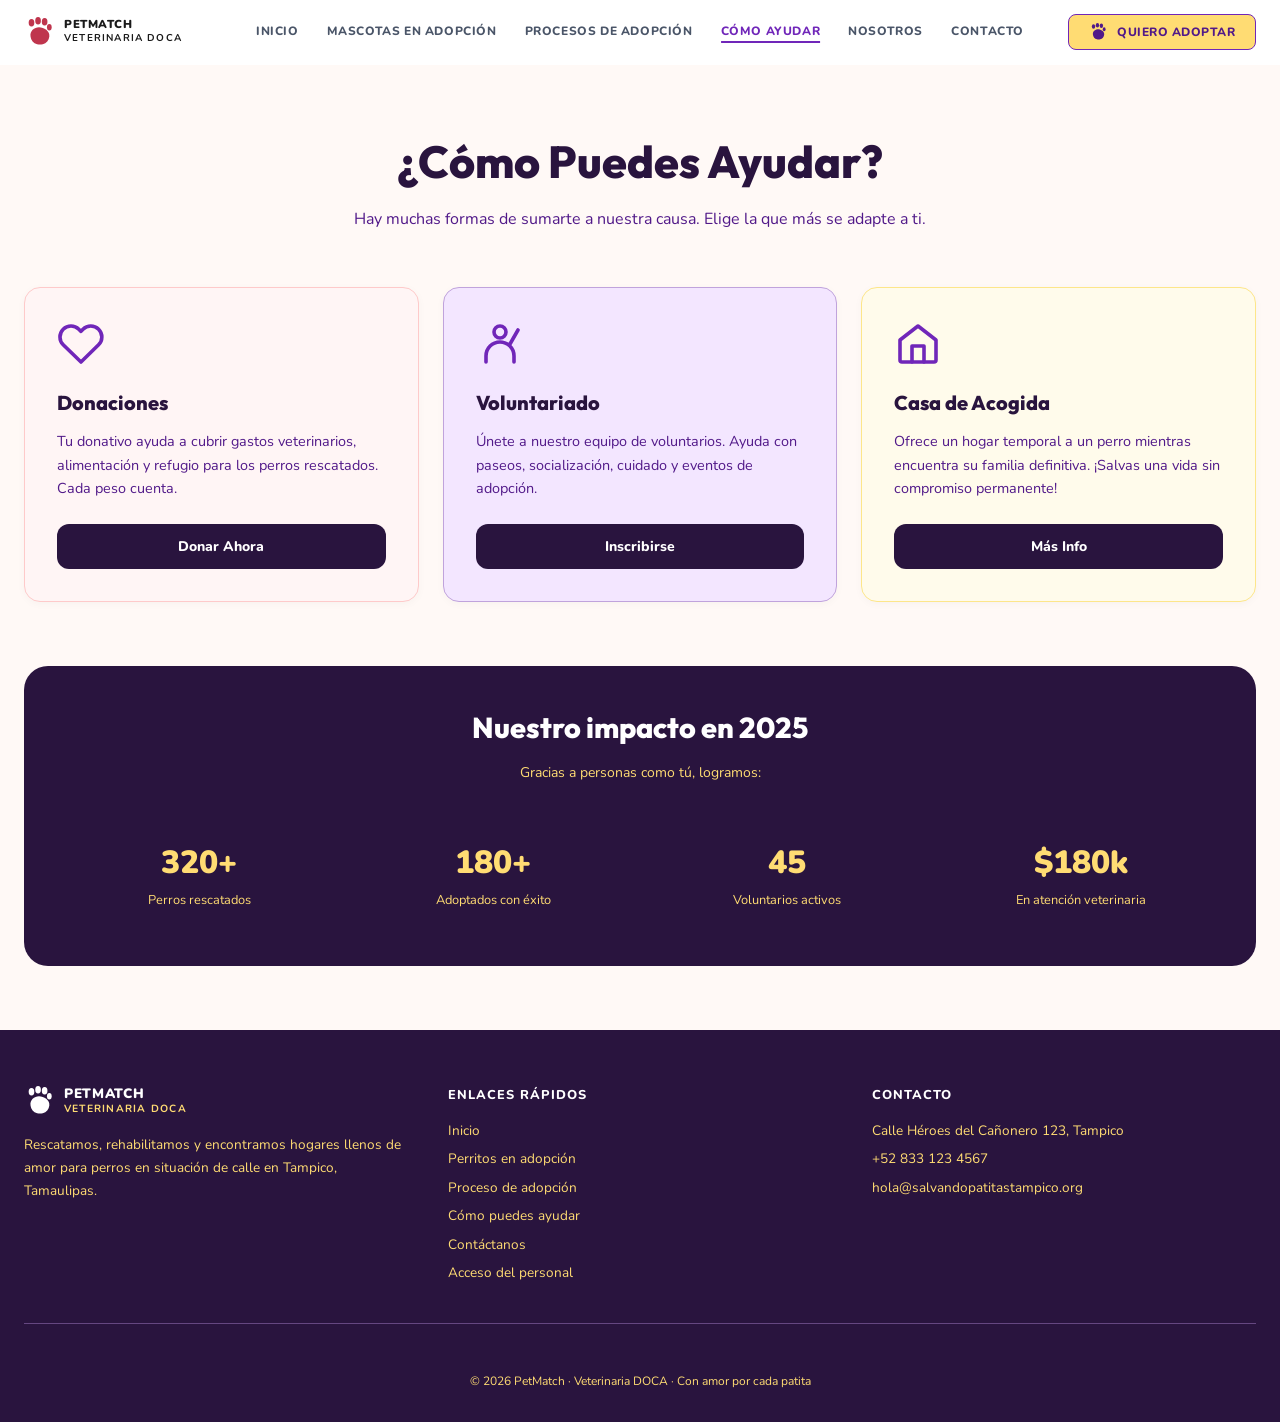
<file: ayudar.html>
<!doctype html>
<html lang="es">
<head>
  <meta charset="UTF-8">
  <meta name="viewport" content="width=device-width, initial-scale=1">
  <title>¿Cómo Puedes Ayudar? | PetMatch · Veterinaria DOCA</title>
  <link rel="stylesheet" href="./src/index.css">
</head>
<body>
  <a class="skip-link" href="#contenido">Saltar al contenido</a>
  <header class="site-header">
      <div class="container header-inner">
        <a class="brand" href="index.html" aria-label="PetMatch · Veterinaria DOCA, inicio"><svg class="icon" viewBox="0 0 64 64" fill="currentColor" aria-hidden="true"><ellipse cx="16" cy="12" rx="6" ry="8"></ellipse><ellipse cx="30" cy="8" rx="6" ry="8"></ellipse><ellipse cx="44" cy="10" rx="6" ry="8"></ellipse><ellipse cx="54" cy="22" rx="5" ry="7"></ellipse><path d="M32 22c-10 0-20 8-18 20 1 8 6 14 14 16 4 1 8 1 12 0 8-2 13-8 14-16 2-12-12-20-22-20z"></path></svg><span><span class="brand-name">PETMATCH</span><span class="brand-location">VETERINARIA DOCA</span></span></a>
        <nav class="desktop-nav" aria-label="Navegación principal"><a href="index.html">INICIO</a>
<a href="adopcion.html">MASCOTAS EN ADOPCIÓN</a>
<a href="proceso.html">PROCESOS DE ADOPCIÓN</a>
<a href="ayudar.html" aria-current="page">CÓMO AYUDAR</a>
<a href="index.html">NOSOTROS</a>
<a href="contacto.html">CONTACTO</a></nav>
        <div class="header-actions">
          <a class="button button-outline header-cta" href="adopcion.html"><svg class="icon" viewBox="0 0 64 64" fill="currentColor" aria-hidden="true"><ellipse cx="16" cy="12" rx="6" ry="8"></ellipse><ellipse cx="30" cy="8" rx="6" ry="8"></ellipse><ellipse cx="44" cy="10" rx="6" ry="8"></ellipse><ellipse cx="54" cy="22" rx="5" ry="7"></ellipse><path d="M32 22c-10 0-20 8-18 20 1 8 6 14 14 16 4 1 8 1 12 0 8-2 13-8 14-16 2-12-12-20-22-20z"></path></svg>QUIERO ADOPTAR</a>

        </div>
      </div>

    <details class="delivery-menu"><summary>Menú</summary><nav id="mobile-nav" class="mobile-nav" aria-label="Navegación móvil"><a href="index.html">INICIO</a>
<a href="adopcion.html">MASCOTAS EN ADOPCIÓN</a>
<a href="proceso.html">PROCESOS DE ADOPCIÓN</a>
<a href="ayudar.html" aria-current="page">CÓMO AYUDAR</a>
<a href="index.html">NOSOTROS</a>
<a href="contacto.html">CONTACTO</a><a class="button button-dark" href="adopcion.html"><svg class="icon" viewBox="0 0 64 64" fill="currentColor" aria-hidden="true"><ellipse cx="16" cy="12" rx="6" ry="8"></ellipse><ellipse cx="30" cy="8" rx="6" ry="8"></ellipse><ellipse cx="44" cy="10" rx="6" ry="8"></ellipse><ellipse cx="54" cy="22" rx="5" ry="7"></ellipse><path d="M32 22c-10 0-20 8-18 20 1 8 6 14 14 16 4 1 8 1 12 0 8-2 13-8 14-16 2-12-12-20-22-20z"></path></svg>QUIERO ADOPTAR</a></nav></details></header>
  <main id="contenido"><div id="ayudar" class="page">
        <section class="section" aria-labelledby="help-title"><div class="container">
          <div class="section-heading"><h1 id="help-title" tabindex="-1">¿Cómo Puedes Ayudar?</h1><p>Hay muchas formas de sumarte a nuestra causa. Elige la que más se adapte a ti.</p></div>
          <div class="help-grid"><article class="help-card help-card-donation"><svg class="icon" viewBox="0 0 24 24" fill="none" stroke="currentColor" stroke-width="1.8" stroke-linecap="round" stroke-linejoin="round" aria-hidden="true"><path d="M20.8 4.6a5.5 5.5 0 0 0-7.8 0L12 5.7l-1.1-1.1a5.5 5.5 0 0 0-7.8 7.8L12 21l8.8-8.6a5.5 5.5 0 0 0 0-7.8z"></path></svg><h3>Donaciones</h3><p>Tu donativo ayuda a cubrir gastos veterinarios, alimentación y refugio para los perros rescatados. Cada peso cuenta.</p><a class="button button-dark" href="contacto.html">Donar Ahora</a></article>
<article class="help-card "><svg class="icon" viewBox="0 0 24 24" fill="none" stroke="currentColor" stroke-width="1.8" stroke-linecap="round" stroke-linejoin="round" aria-hidden="true"><circle cx="12" cy="6" r="3"></circle><path d="M5 21v-3a7 7 0 0 1 14 0v3M17 12l4-7"></path></svg><h3>Voluntariado</h3><p>Únete a nuestro equipo de voluntarios. Ayuda con paseos, socialización, cuidado y eventos de adopción.</p><a class="button button-dark" href="contacto.html">Inscribirse</a></article>
<article class="help-card help-card-foster"><svg class="icon" viewBox="0 0 24 24" fill="none" stroke="currentColor" stroke-width="1.8" stroke-linecap="round" stroke-linejoin="round" aria-hidden="true"><path d="m3 10 9-7 9 7v10a1 1 0 0 1-1 1H4a1 1 0 0 1-1-1z"></path><path d="M9 21v-8h6v8"></path></svg><h3>Casa de Acogida</h3><p>Ofrece un hogar temporal a un perro mientras encuentra su familia definitiva. ¡Salvas una vida sin compromiso permanente!</p><a class="button button-dark" href="contacto.html">Más Info</a></article></div>
          <section class="impact" aria-labelledby="impact-title"><h2 id="impact-title">Nuestro impacto en 2025</h2><p>Gracias a personas como tú, logramos:</p><div class="impact-grid"><div><strong>320+</strong><span>Perros rescatados</span></div><div><strong>180+</strong><span>Adoptados con éxito</span></div><div><strong>45</strong><span>Voluntarios activos</span></div><div><strong>$180k</strong><span>En atención veterinaria</span></div></div></section>
        </div></section>
      </div></main>
  <footer class="site-footer"><div class="container"><div class="footer-grid">
      <div><a class="brand footer-brand" href="index.html" aria-label="PetMatch · Veterinaria DOCA, inicio"><svg class="icon" viewBox="0 0 64 64" fill="currentColor" aria-hidden="true"><ellipse cx="16" cy="12" rx="6" ry="8"></ellipse><ellipse cx="30" cy="8" rx="6" ry="8"></ellipse><ellipse cx="44" cy="10" rx="6" ry="8"></ellipse><ellipse cx="54" cy="22" rx="5" ry="7"></ellipse><path d="M32 22c-10 0-20 8-18 20 1 8 6 14 14 16 4 1 8 1 12 0 8-2 13-8 14-16 2-12-12-20-22-20z"></path></svg><span><span class="brand-name">PETMATCH</span><span class="brand-location">VETERINARIA DOCA</span></span></a><p class="footer-description">Rescatamos, rehabilitamos y encontramos hogares llenos de amor para perros en situación de calle en Tampico, Tamaulipas.</p></div>
      <div><h2>ENLACES RÁPIDOS</h2><nav class="footer-links" aria-label="Enlaces del pie de página"><a href="index.html">Inicio</a><a href="adopcion.html">Perritos en adopción</a><a href="proceso.html">Proceso de adopción</a><a href="ayudar.html">Cómo puedes ayudar</a><a href="contacto.html">Contáctanos</a><a href="personal.html">Acceso del personal</a></nav></div>
      <div><h2>CONTACTO</h2><div class="footer-contact"><p>Calle Héroes del Cañonero 123, Tampico</p><a href="tel:+528331234567">+52 833 123 4567</a><a href="mailto:hola@salvandopatitastampico.org">hola@salvandopatitastampico.org</a></div></div>
    </div><p class="footer-copyright"></p><p class="footer-copyright">© 2026 PetMatch · Veterinaria DOCA · Con amor por cada patita</p></div></footer>
</body>
</html>
</file>
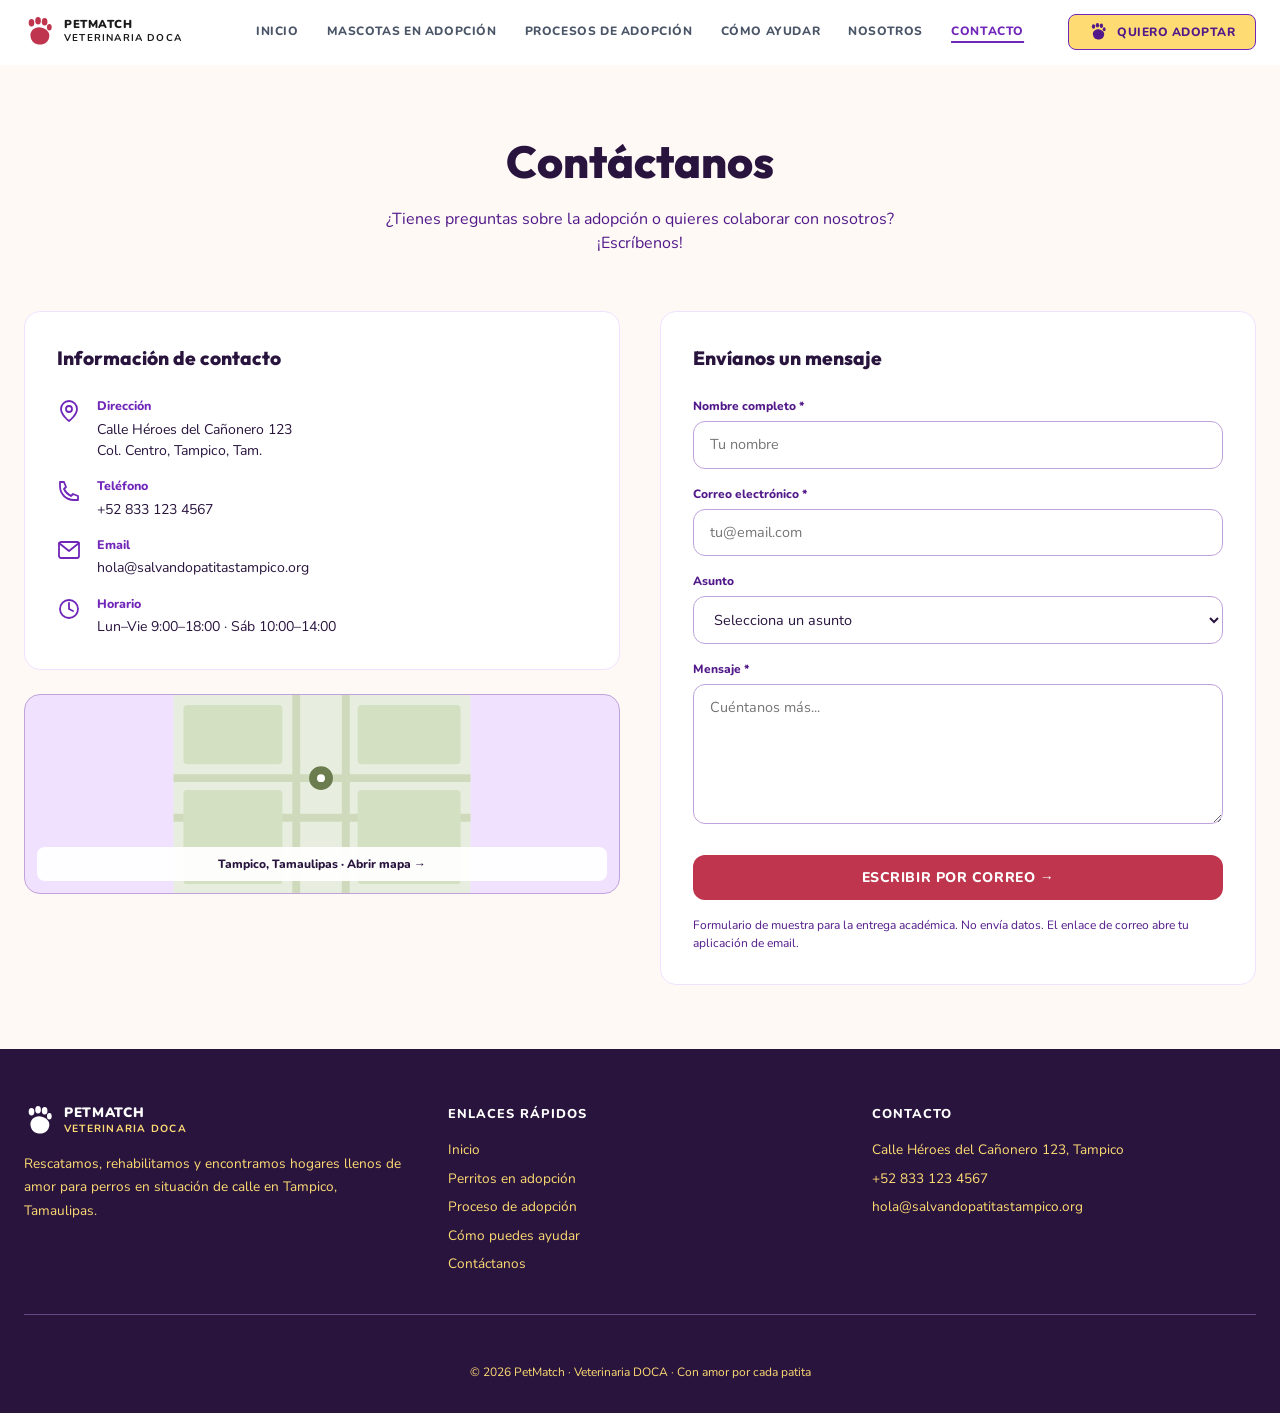
<file: contacto.html>
<!doctype html>
<html lang="es">
<head>
  <meta charset="UTF-8">
  <meta name="viewport" content="width=device-width, initial-scale=1">
  <title>Contáctanos | PetMatch · Veterinaria DOCA</title>
  <link rel="stylesheet" href="./src/index.css">
</head>
<body>
  <a class="skip-link" href="#contenido">Saltar al contenido</a>
  <header class="site-header">
      <div class="container header-inner">
        <a class="brand" href="index.html" aria-label="PetMatch · Veterinaria DOCA, inicio"><svg class="icon" viewBox="0 0 64 64" fill="currentColor" aria-hidden="true"><ellipse cx="16" cy="12" rx="6" ry="8"></ellipse><ellipse cx="30" cy="8" rx="6" ry="8"></ellipse><ellipse cx="44" cy="10" rx="6" ry="8"></ellipse><ellipse cx="54" cy="22" rx="5" ry="7"></ellipse><path d="M32 22c-10 0-20 8-18 20 1 8 6 14 14 16 4 1 8 1 12 0 8-2 13-8 14-16 2-12-12-20-22-20z"></path></svg><span><span class="brand-name">PETMATCH</span><span class="brand-location">VETERINARIA DOCA</span></span></a>
        <nav class="desktop-nav" aria-label="Navegación principal"><a href="index.html">INICIO</a>
<a href="adopcion.html">MASCOTAS EN ADOPCIÓN</a>
<a href="proceso.html">PROCESOS DE ADOPCIÓN</a>
<a href="ayudar.html">CÓMO AYUDAR</a>
<a href="index.html">NOSOTROS</a>
<a href="contacto.html" aria-current="page">CONTACTO</a></nav>
        <div class="header-actions">
          <a class="button button-outline header-cta" href="adopcion.html"><svg class="icon" viewBox="0 0 64 64" fill="currentColor" aria-hidden="true"><ellipse cx="16" cy="12" rx="6" ry="8"></ellipse><ellipse cx="30" cy="8" rx="6" ry="8"></ellipse><ellipse cx="44" cy="10" rx="6" ry="8"></ellipse><ellipse cx="54" cy="22" rx="5" ry="7"></ellipse><path d="M32 22c-10 0-20 8-18 20 1 8 6 14 14 16 4 1 8 1 12 0 8-2 13-8 14-16 2-12-12-20-22-20z"></path></svg>QUIERO ADOPTAR</a>

        </div>
      </div>

    <details class="delivery-menu"><summary>Menú</summary><nav id="mobile-nav" class="mobile-nav" aria-label="Navegación móvil"><a href="index.html">INICIO</a>
<a href="adopcion.html">MASCOTAS EN ADOPCIÓN</a>
<a href="proceso.html">PROCESOS DE ADOPCIÓN</a>
<a href="ayudar.html">CÓMO AYUDAR</a>
<a href="index.html">NOSOTROS</a>
<a href="contacto.html" aria-current="page">CONTACTO</a><a class="button button-dark" href="contacto.html" aria-current="page"><svg class="icon" viewBox="0 0 64 64" fill="currentColor" aria-hidden="true"><ellipse cx="16" cy="12" rx="6" ry="8"></ellipse><ellipse cx="30" cy="8" rx="6" ry="8"></ellipse><ellipse cx="44" cy="10" rx="6" ry="8"></ellipse><ellipse cx="54" cy="22" rx="5" ry="7"></ellipse><path d="M32 22c-10 0-20 8-18 20 1 8 6 14 14 16 4 1 8 1 12 0 8-2 13-8 14-16 2-12-12-20-22-20z"></path></svg>QUIERO ADOPTAR</a></nav></details></header>
  <main id="contenido"><div id="contacto" class="page">
        <section class="section" aria-labelledby="contact-title"><div class="container">
          <div class="section-heading"><h1 id="contact-title" tabindex="-1">Contáctanos</h1><p>¿Tienes preguntas sobre la adopción o quieres colaborar con nosotros? ¡Escríbenos!</p></div>
          <div class="contact-grid">
            <div>
              <section class="contact-card contact-information" aria-labelledby="information-title"><h2 id="information-title">Información de contacto</h2><div class="contact-list"><div class="contact-item"><svg class="icon" viewBox="0 0 24 24" fill="none" stroke="currentColor" stroke-width="1.8" stroke-linecap="round" stroke-linejoin="round" aria-hidden="true"><path d="M20 10c0 6-8 12-8 12S4 16 4 10a8 8 0 1 1 16 0z"></path><circle cx="12" cy="10" r="3"></circle></svg><div><strong>Dirección</strong><address>Calle Héroes del Cañonero 123<br>Col. Centro, Tampico, Tam.</address></div></div>
<div class="contact-item"><svg class="icon" viewBox="0 0 24 24" fill="none" stroke="currentColor" stroke-width="1.8" stroke-linecap="round" stroke-linejoin="round" aria-hidden="true"><path d="M7 3H3v4c0 8 6 14 14 14h4v-4l-5-2-2 2a15 15 0 0 1-7-7l2-2z"></path></svg><div><strong>Teléfono</strong><p><a href="tel:+528331234567">+52 833 123 4567</a></p></div></div>
<div class="contact-item"><svg class="icon" viewBox="0 0 24 24" fill="none" stroke="currentColor" stroke-width="1.8" stroke-linecap="round" stroke-linejoin="round" aria-hidden="true"><rect x="2" y="4" width="20" height="16" rx="2"></rect><path d="m2 5 10 8L22 5"></path></svg><div><strong>Email</strong><p><a href="mailto:hola@salvandopatitastampico.org">hola@salvandopatitastampico.org</a></p></div></div>
<div class="contact-item"><svg class="icon" viewBox="0 0 24 24" fill="none" stroke="currentColor" stroke-width="1.8" stroke-linecap="round" stroke-linejoin="round" aria-hidden="true"><circle cx="12" cy="12" r="9"></circle><path d="M12 6v6l4 2"></path></svg><div><strong>Horario</strong><p>Lun–Vie 9:00–18:00 · Sáb 10:00–14:00</p></div></div></div></section>
              <a class="contact-map" href="https://www.google.com/maps/search/?api=1&amp;query=Tampico%2C%20Tamaulipas" target="_blank" rel="noopener noreferrer" aria-label="Ver Tampico, Tamaulipas en Google Maps (se abre en otra pestaña)">
                <svg viewBox="0 0 300 200" fill="none" xmlns="http://www.w3.org/2000/svg" aria-hidden="true"><rect width="300" height="200" fill="#e8eedf"></rect><path d="M0 84h300M0 124h300M124 0v200M174 0v200" stroke="#cfdabc" stroke-width="8"></path><g fill="#d4e0c2"><rect x="10" y="10" width="100" height="60" rx="4"></rect><rect x="186" y="10" width="104" height="60" rx="4"></rect><rect x="10" y="96" width="100" height="95" rx="4"></rect><rect x="186" y="96" width="104" height="95" rx="4"></rect></g><circle cx="149" cy="84" r="12" fill="#6b7c4f"></circle><circle cx="149" cy="84" r="4" fill="#fff"></circle></svg>
                <span class="map-caption">Tampico, Tamaulipas · Abrir mapa →</span>
              </a>
            </div>
            <section class="contact-card" aria-labelledby="form-title">
              <form id="contact-form"><h2 id="form-title">Envíanos un mensaje</h2><div class="form-fields">
                <div><label for="nombre">Nombre completo *</label><input id="nombre" name="nombre" autocomplete="name" placeholder="Tu nombre" required></div>
                <div><label for="email">Correo electrónico *</label><input id="email" name="email" type="email" autocomplete="email" placeholder="tu@email.com" required></div>
                <div><label for="asunto">Asunto</label><select id="asunto" name="asunto"><option value="">Selecciona un asunto</option><option value="adopcion">Quiero adoptar</option><option value="voluntario">Voluntariado</option><option value="donacion">Donaciones</option><option value="acogida">Casa de acogida</option><option value="otro">Otro</option></select></div>
                <div><label for="mensaje">Mensaje *</label><textarea id="mensaje" name="mensaje" rows="5" placeholder="Cuéntanos más..." required></textarea></div>
                <a class="button button-primary" href="mailto:hola@salvandopatitastampico.org">ESCRIBIR POR CORREO →</a>
              </div><p class="form-note">Formulario de muestra para la entrega académica. No envía datos. El enlace de correo abre tu aplicación de email.</p></form>

            </section>
          </div>
        </div></section>
      </div></main>
  <footer class="site-footer"><div class="container"><div class="footer-grid">
      <div><a class="brand footer-brand" href="index.html" aria-label="PetMatch · Veterinaria DOCA, inicio"><svg class="icon" viewBox="0 0 64 64" fill="currentColor" aria-hidden="true"><ellipse cx="16" cy="12" rx="6" ry="8"></ellipse><ellipse cx="30" cy="8" rx="6" ry="8"></ellipse><ellipse cx="44" cy="10" rx="6" ry="8"></ellipse><ellipse cx="54" cy="22" rx="5" ry="7"></ellipse><path d="M32 22c-10 0-20 8-18 20 1 8 6 14 14 16 4 1 8 1 12 0 8-2 13-8 14-16 2-12-12-20-22-20z"></path></svg><span><span class="brand-name">PETMATCH</span><span class="brand-location">VETERINARIA DOCA</span></span></a><p class="footer-description">Rescatamos, rehabilitamos y encontramos hogares llenos de amor para perros en situación de calle en Tampico, Tamaulipas.</p></div>
      <div><h2>ENLACES RÁPIDOS</h2><nav class="footer-links" aria-label="Enlaces del pie de página"><a href="index.html">Inicio</a><a href="adopcion.html">Perritos en adopción</a><a href="proceso.html">Proceso de adopción</a><a href="ayudar.html">Cómo puedes ayudar</a><a href="contacto.html" aria-current="page">Contáctanos</a></nav></div>
      <div><h2>CONTACTO</h2><div class="footer-contact"><p>Calle Héroes del Cañonero 123, Tampico</p><a href="tel:+528331234567">+52 833 123 4567</a><a href="mailto:hola@salvandopatitastampico.org">hola@salvandopatitastampico.org</a></div></div>
    </div><p class="footer-copyright"></p><p class="footer-copyright">© 2026 PetMatch · Veterinaria DOCA · Con amor por cada patita</p></div></footer>
</body>
</html>
</file>
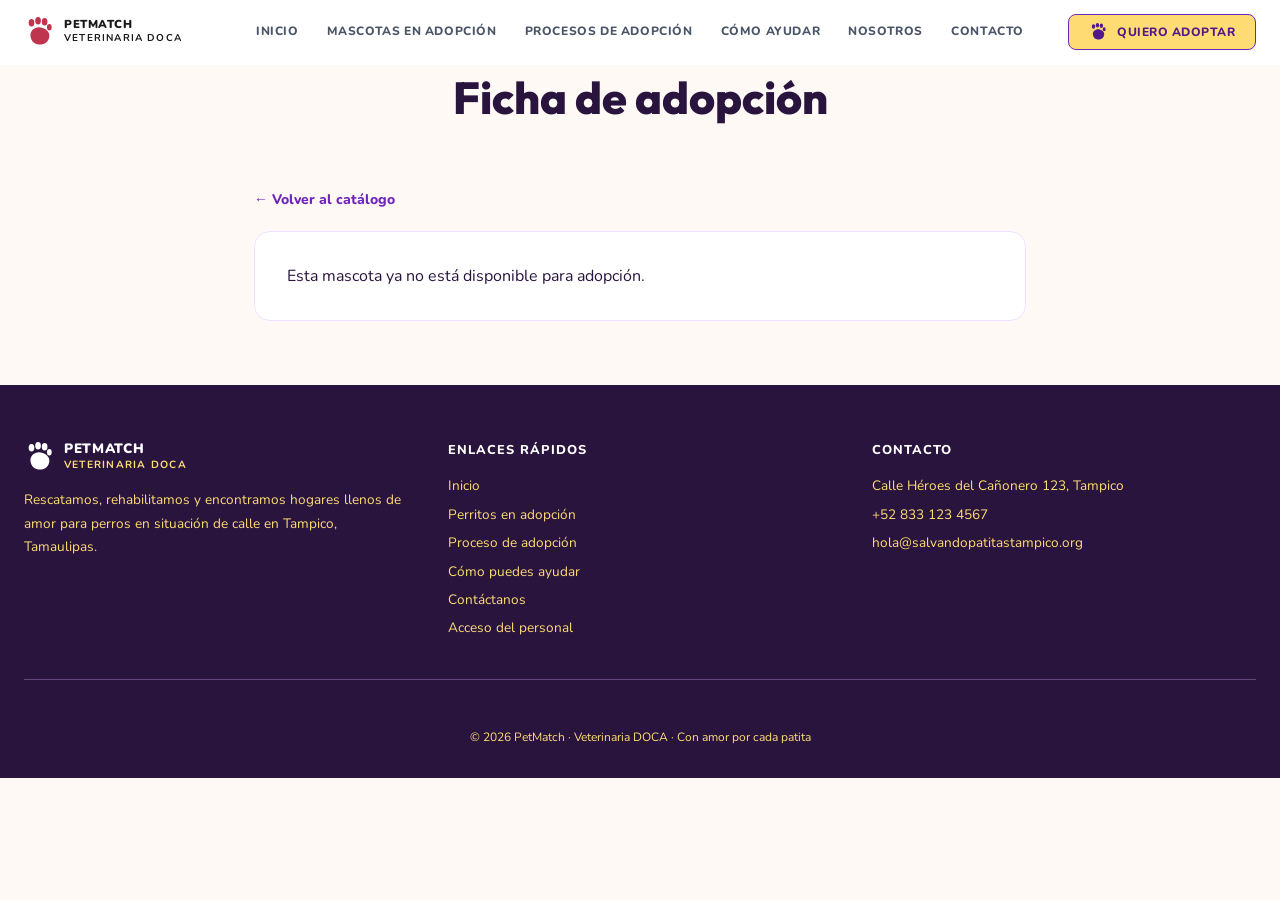
<file: mascota.html>
<!doctype html>
<html lang="es">
<head>
  <meta charset="UTF-8">
  <meta name="viewport" content="width=device-width, initial-scale=1">
  <title>Ficha de adopción | PetMatch</title>
  <link rel="stylesheet" href="./src/index.css">
</head>
<body>
  <a class="skip-link" href="#contenido">Saltar al contenido</a>
  <header class="site-header">
      <div class="container header-inner">
        <a class="brand" href="index.html" aria-label="PetMatch · Veterinaria DOCA, inicio"><svg class="icon" viewBox="0 0 64 64" fill="currentColor" aria-hidden="true"><ellipse cx="16" cy="12" rx="6" ry="8"></ellipse><ellipse cx="30" cy="8" rx="6" ry="8"></ellipse><ellipse cx="44" cy="10" rx="6" ry="8"></ellipse><ellipse cx="54" cy="22" rx="5" ry="7"></ellipse><path d="M32 22c-10 0-20 8-18 20 1 8 6 14 14 16 4 1 8 1 12 0 8-2 13-8 14-16 2-12-12-20-22-20z"></path></svg><span><span class="brand-name">PETMATCH</span><span class="brand-location">VETERINARIA DOCA</span></span></a>
        <nav class="desktop-nav" aria-label="Navegación principal"><a href="index.html">INICIO</a>
<a href="adopcion.html">MASCOTAS EN ADOPCIÓN</a>
<a href="proceso.html">PROCESOS DE ADOPCIÓN</a>
<a href="ayudar.html">CÓMO AYUDAR</a>
<a href="index.html">NOSOTROS</a>
<a href="contacto.html">CONTACTO</a></nav>
        <div class="header-actions">
          <a class="button button-outline header-cta" href="adopcion.html"><svg class="icon" viewBox="0 0 64 64" fill="currentColor" aria-hidden="true"><ellipse cx="16" cy="12" rx="6" ry="8"></ellipse><ellipse cx="30" cy="8" rx="6" ry="8"></ellipse><ellipse cx="44" cy="10" rx="6" ry="8"></ellipse><ellipse cx="54" cy="22" rx="5" ry="7"></ellipse><path d="M32 22c-10 0-20 8-18 20 1 8 6 14 14 16 4 1 8 1 12 0 8-2 13-8 14-16 2-12-12-20-22-20z"></path></svg>QUIERO ADOPTAR</a>

        </div>
      </div>

    <details class="delivery-menu"><summary>Menú</summary><nav id="mobile-nav" class="mobile-nav" aria-label="Navegación móvil"><a href="index.html">INICIO</a>
<a href="adopcion.html">MASCOTAS EN ADOPCIÓN</a>
<a href="proceso.html">PROCESOS DE ADOPCIÓN</a>
<a href="ayudar.html">CÓMO AYUDAR</a>
<a href="index.html">NOSOTROS</a>
<a href="contacto.html">CONTACTO</a><a class="button button-dark" href="adopcion.html"><svg class="icon" viewBox="0 0 64 64" fill="currentColor" aria-hidden="true"><ellipse cx="16" cy="12" rx="6" ry="8"></ellipse><ellipse cx="30" cy="8" rx="6" ry="8"></ellipse><ellipse cx="44" cy="10" rx="6" ry="8"></ellipse><ellipse cx="54" cy="22" rx="5" ry="7"></ellipse><path d="M32 22c-10 0-20 8-18 20 1 8 6 14 14 16 4 1 8 1 12 0 8-2 13-8 14-16 2-12-12-20-22-20z"></path></svg>QUIERO ADOPTAR</a></nav></details></header>
  <main id="contenido" class="section">
    <div class="container adoption-content">
      <div class="section-heading"><h1>Ficha de adopción</h1></div>
      <a class="text-link" href="adopcion.html">← Volver al catálogo</a>
      <article id="ficha" class="contact-card adoption-card"></article>
    </div>
  </main>
  <footer class="site-footer"><div class="container"><div class="footer-grid">
      <div><a class="brand footer-brand" href="index.html" aria-label="PetMatch · Veterinaria DOCA, inicio"><svg class="icon" viewBox="0 0 64 64" fill="currentColor" aria-hidden="true"><ellipse cx="16" cy="12" rx="6" ry="8"></ellipse><ellipse cx="30" cy="8" rx="6" ry="8"></ellipse><ellipse cx="44" cy="10" rx="6" ry="8"></ellipse><ellipse cx="54" cy="22" rx="5" ry="7"></ellipse><path d="M32 22c-10 0-20 8-18 20 1 8 6 14 14 16 4 1 8 1 12 0 8-2 13-8 14-16 2-12-12-20-22-20z"></path></svg><span><span class="brand-name">PETMATCH</span><span class="brand-location">VETERINARIA DOCA</span></span></a><p class="footer-description">Rescatamos, rehabilitamos y encontramos hogares llenos de amor para perros en situación de calle en Tampico, Tamaulipas.</p></div>
      <div><h2>ENLACES RÁPIDOS</h2><nav class="footer-links" aria-label="Enlaces del pie de página"><a href="index.html">Inicio</a><a href="adopcion.html">Perritos en adopción</a><a href="proceso.html">Proceso de adopción</a><a href="ayudar.html">Cómo puedes ayudar</a><a href="contacto.html">Contáctanos</a><a href="personal.html">Acceso del personal</a></nav></div>
      <div><h2>CONTACTO</h2><div class="footer-contact"><p>Calle Héroes del Cañonero 123, Tampico</p><a href="tel:+528331234567">+52 833 123 4567</a><a href="mailto:hola@salvandopatitastampico.org">hola@salvandopatitastampico.org</a></div></div>
    </div><p class="footer-copyright"></p><p class="footer-copyright">© 2026 PetMatch · Veterinaria DOCA · Con amor por cada patita</p></div></footer>
<script defer src="src/mascotas-demo.js"></script>
<script defer src="src/adopciones.js"></script>
</body>
</html>
</file>
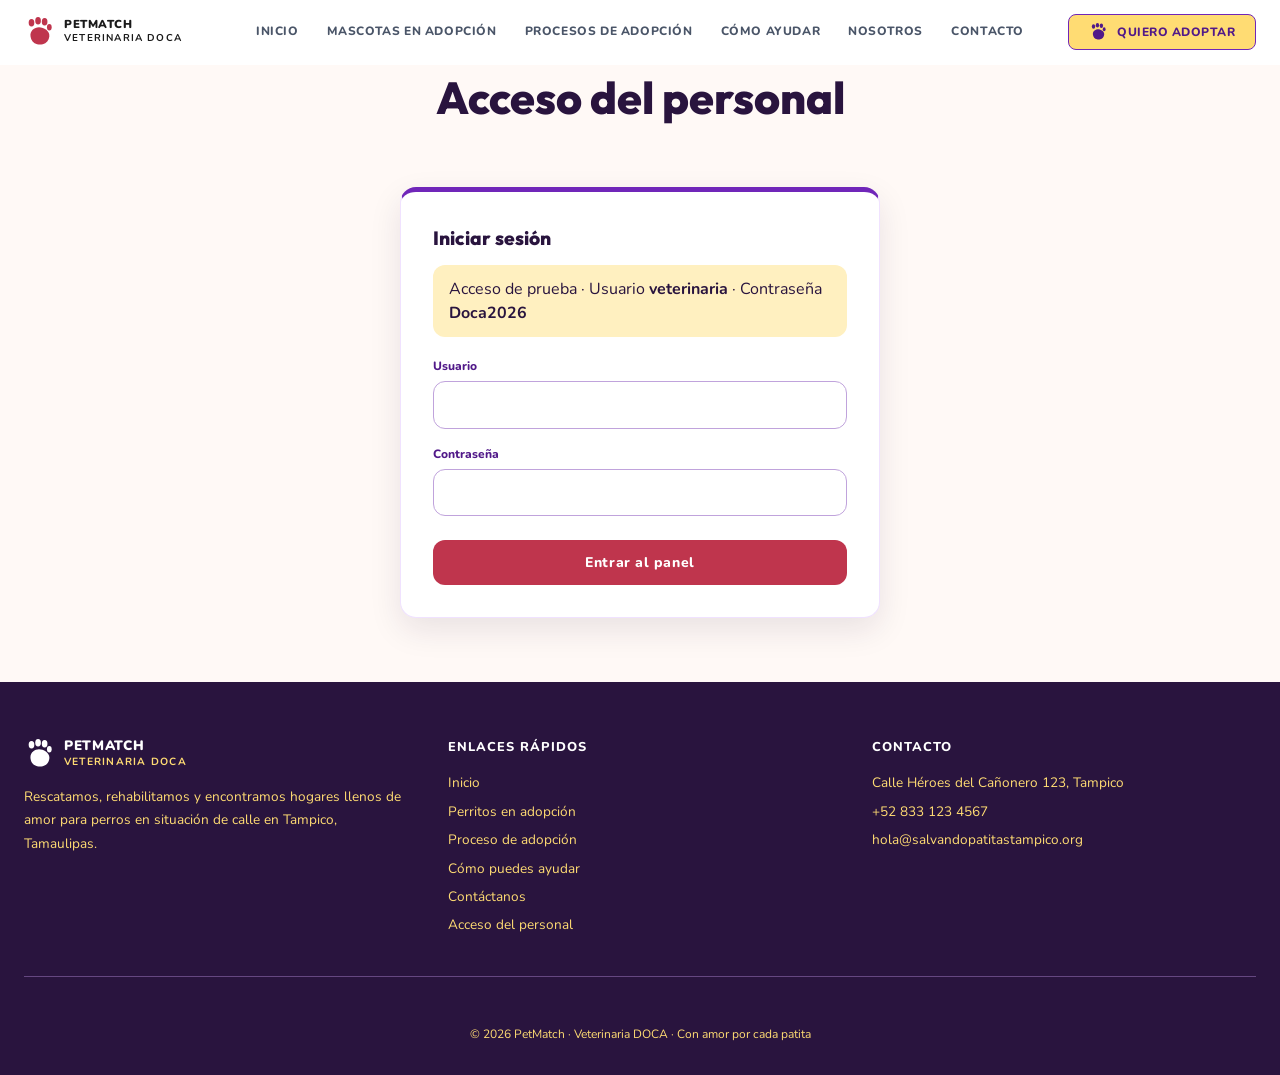
<file: panel.html>
<!doctype html>
<html lang="es">
<head>
  <meta charset="UTF-8">
  <meta name="viewport" content="width=device-width, initial-scale=1">
  <title>Solicitudes pendientes | PetMatch</title>
  <link rel="stylesheet" href="./src/index.css">
</head>
<body>
  <a class="skip-link" href="#contenido">Saltar al contenido</a>
  <header class="site-header">
      <div class="container header-inner">
        <a class="brand" href="index.html" aria-label="PetMatch · Veterinaria DOCA, inicio"><svg class="icon" viewBox="0 0 64 64" fill="currentColor" aria-hidden="true"><ellipse cx="16" cy="12" rx="6" ry="8"></ellipse><ellipse cx="30" cy="8" rx="6" ry="8"></ellipse><ellipse cx="44" cy="10" rx="6" ry="8"></ellipse><ellipse cx="54" cy="22" rx="5" ry="7"></ellipse><path d="M32 22c-10 0-20 8-18 20 1 8 6 14 14 16 4 1 8 1 12 0 8-2 13-8 14-16 2-12-12-20-22-20z"></path></svg><span><span class="brand-name">PETMATCH</span><span class="brand-location">VETERINARIA DOCA</span></span></a>
        <nav class="desktop-nav" aria-label="Navegación principal"><a href="index.html">INICIO</a>
<a href="adopcion.html">MASCOTAS EN ADOPCIÓN</a>
<a href="proceso.html">PROCESOS DE ADOPCIÓN</a>
<a href="ayudar.html">CÓMO AYUDAR</a>
<a href="index.html">NOSOTROS</a>
<a href="contacto.html">CONTACTO</a></nav>
        <div class="header-actions">
          <a class="button button-outline header-cta" href="adopcion.html"><svg class="icon" viewBox="0 0 64 64" fill="currentColor" aria-hidden="true"><ellipse cx="16" cy="12" rx="6" ry="8"></ellipse><ellipse cx="30" cy="8" rx="6" ry="8"></ellipse><ellipse cx="44" cy="10" rx="6" ry="8"></ellipse><ellipse cx="54" cy="22" rx="5" ry="7"></ellipse><path d="M32 22c-10 0-20 8-18 20 1 8 6 14 14 16 4 1 8 1 12 0 8-2 13-8 14-16 2-12-12-20-22-20z"></path></svg>QUIERO ADOPTAR</a>

        </div>
      </div>

    <details class="delivery-menu"><summary>Menú</summary><nav id="mobile-nav" class="mobile-nav" aria-label="Navegación móvil"><a href="index.html">INICIO</a>
<a href="adopcion.html">MASCOTAS EN ADOPCIÓN</a>
<a href="proceso.html">PROCESOS DE ADOPCIÓN</a>
<a href="ayudar.html">CÓMO AYUDAR</a>
<a href="index.html">NOSOTROS</a>
<a href="contacto.html">CONTACTO</a><a class="button button-dark" href="adopcion.html"><svg class="icon" viewBox="0 0 64 64" fill="currentColor" aria-hidden="true"><ellipse cx="16" cy="12" rx="6" ry="8"></ellipse><ellipse cx="30" cy="8" rx="6" ry="8"></ellipse><ellipse cx="44" cy="10" rx="6" ry="8"></ellipse><ellipse cx="54" cy="22" rx="5" ry="7"></ellipse><path d="M32 22c-10 0-20 8-18 20 1 8 6 14 14 16 4 1 8 1 12 0 8-2 13-8 14-16 2-12-12-20-22-20z"></path></svg>QUIERO ADOPTAR</a></nav></details></header>
  <main id="contenido" class="section" hidden>
    <div class="container adoption-content">
      <div class="section-heading"><h1>Solicitudes pendientes</h1></div>
      <button type="button" id="cerrar-sesion" class="button button-outline">Cerrar sesión</button>
      <p class="adoption-status" id="panel-aviso" role="status"></p>
      <div id="solicitudes-pendientes" class="adoption-stack"></div>
    </div>
  </main>
  <footer class="site-footer"><div class="container"><div class="footer-grid">
      <div><a class="brand footer-brand" href="index.html" aria-label="PetMatch · Veterinaria DOCA, inicio"><svg class="icon" viewBox="0 0 64 64" fill="currentColor" aria-hidden="true"><ellipse cx="16" cy="12" rx="6" ry="8"></ellipse><ellipse cx="30" cy="8" rx="6" ry="8"></ellipse><ellipse cx="44" cy="10" rx="6" ry="8"></ellipse><ellipse cx="54" cy="22" rx="5" ry="7"></ellipse><path d="M32 22c-10 0-20 8-18 20 1 8 6 14 14 16 4 1 8 1 12 0 8-2 13-8 14-16 2-12-12-20-22-20z"></path></svg><span><span class="brand-name">PETMATCH</span><span class="brand-location">VETERINARIA DOCA</span></span></a><p class="footer-description">Rescatamos, rehabilitamos y encontramos hogares llenos de amor para perros en situación de calle en Tampico, Tamaulipas.</p></div>
      <div><h2>ENLACES RÁPIDOS</h2><nav class="footer-links" aria-label="Enlaces del pie de página"><a href="index.html">Inicio</a><a href="adopcion.html">Perritos en adopción</a><a href="proceso.html">Proceso de adopción</a><a href="ayudar.html">Cómo puedes ayudar</a><a href="contacto.html">Contáctanos</a><a href="personal.html">Acceso del personal</a></nav></div>
      <div><h2>CONTACTO</h2><div class="footer-contact"><p>Calle Héroes del Cañonero 123, Tampico</p><a href="tel:+528331234567">+52 833 123 4567</a><a href="mailto:hola@salvandopatitastampico.org">hola@salvandopatitastampico.org</a></div></div>
    </div><p class="footer-copyright"></p><p class="footer-copyright">© 2026 PetMatch · Veterinaria DOCA · Con amor por cada patita</p></div></footer>
<script defer src="src/acceso-personal.js"></script>
<script defer src="src/mascotas-demo.js"></script>
<script defer src="src/adopciones.js"></script>
</body>
</html>
</file>
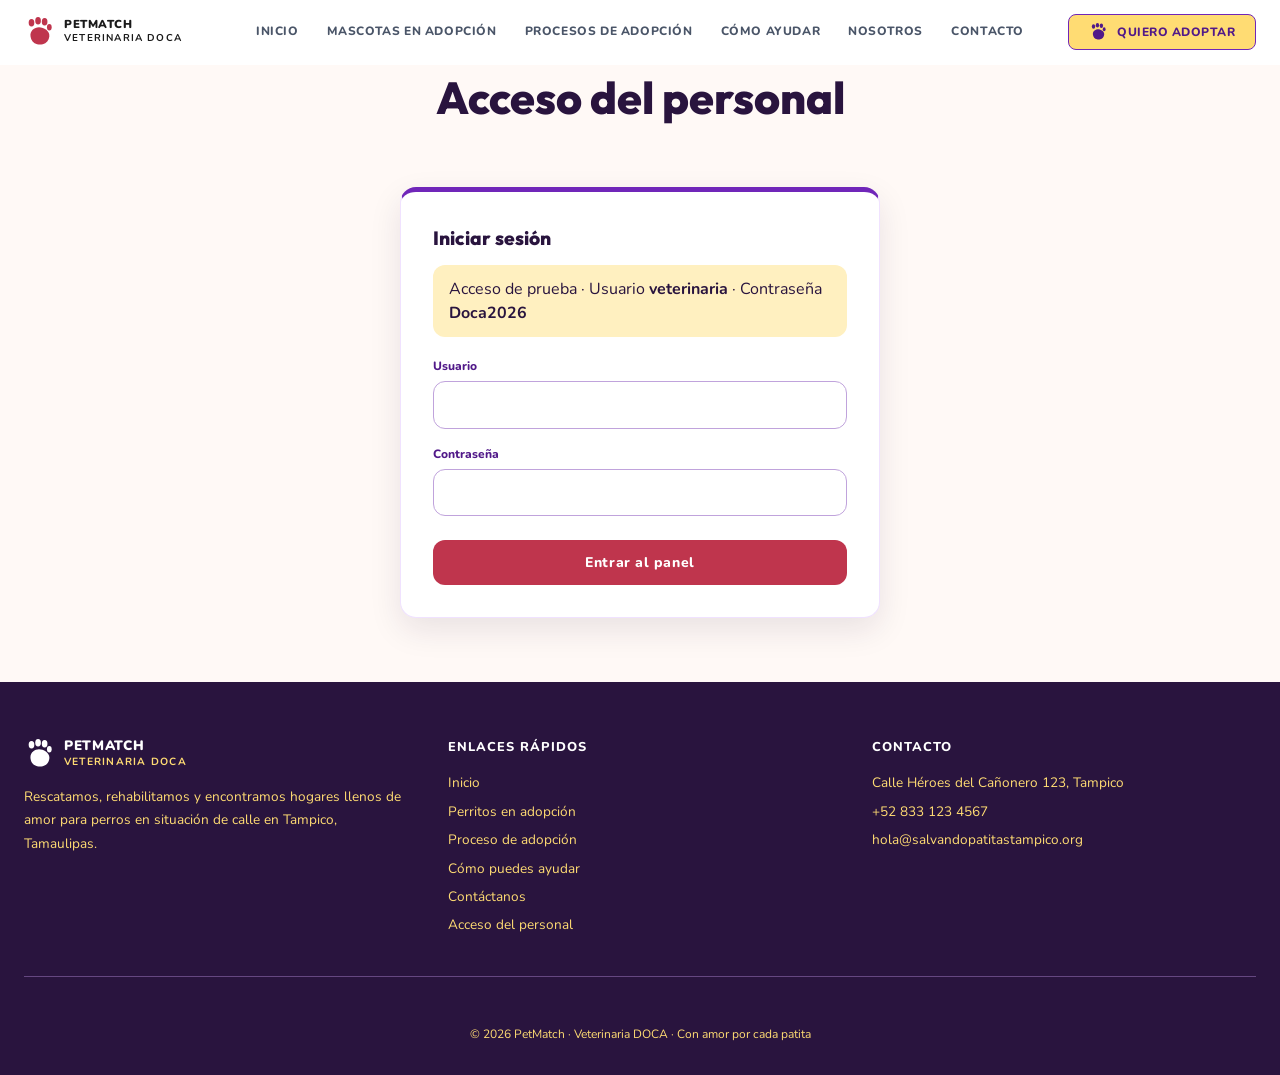
<file: personal.html>
<!doctype html>
<html lang="es">
<head>
  <meta charset="UTF-8">
  <meta name="viewport" content="width=device-width, initial-scale=1">
  <title>Acceso del personal | PetMatch</title>
  <link rel="stylesheet" href="./src/index.css">
</head>
<body>
  <a class="skip-link" href="#contenido">Saltar al contenido</a>
  <header class="site-header">
      <div class="container header-inner">
        <a class="brand" href="index.html" aria-label="PetMatch · Veterinaria DOCA, inicio"><svg class="icon" viewBox="0 0 64 64" fill="currentColor" aria-hidden="true"><ellipse cx="16" cy="12" rx="6" ry="8"></ellipse><ellipse cx="30" cy="8" rx="6" ry="8"></ellipse><ellipse cx="44" cy="10" rx="6" ry="8"></ellipse><ellipse cx="54" cy="22" rx="5" ry="7"></ellipse><path d="M32 22c-10 0-20 8-18 20 1 8 6 14 14 16 4 1 8 1 12 0 8-2 13-8 14-16 2-12-12-20-22-20z"></path></svg><span><span class="brand-name">PETMATCH</span><span class="brand-location">VETERINARIA DOCA</span></span></a>
        <nav class="desktop-nav" aria-label="Navegación principal"><a href="index.html">INICIO</a>
<a href="adopcion.html">MASCOTAS EN ADOPCIÓN</a>
<a href="proceso.html">PROCESOS DE ADOPCIÓN</a>
<a href="ayudar.html">CÓMO AYUDAR</a>
<a href="index.html">NOSOTROS</a>
<a href="contacto.html">CONTACTO</a></nav>
        <div class="header-actions">
          <a class="button button-outline header-cta" href="adopcion.html"><svg class="icon" viewBox="0 0 64 64" fill="currentColor" aria-hidden="true"><ellipse cx="16" cy="12" rx="6" ry="8"></ellipse><ellipse cx="30" cy="8" rx="6" ry="8"></ellipse><ellipse cx="44" cy="10" rx="6" ry="8"></ellipse><ellipse cx="54" cy="22" rx="5" ry="7"></ellipse><path d="M32 22c-10 0-20 8-18 20 1 8 6 14 14 16 4 1 8 1 12 0 8-2 13-8 14-16 2-12-12-20-22-20z"></path></svg>QUIERO ADOPTAR</a>

        </div>
      </div>

    <details class="delivery-menu"><summary>Menú</summary><nav id="mobile-nav" class="mobile-nav" aria-label="Navegación móvil"><a href="index.html">INICIO</a>
<a href="adopcion.html">MASCOTASEN ADOPCIÓN</a>
<a href="proceso.html">PROCESOS DE ADOPCIÓN</a>
<a href="ayudar.html">CÓMO AYUDAR</a>
<a href="index.html">NOSOTROS</a>
<a href="contacto.html">CONTACTO</a><a class="button button-dark" href="adopcion.html"><svg class="icon" viewBox="0 0 64 64" fill="currentColor" aria-hidden="true"><ellipse cx="16" cy="12" rx="6" ry="8"></ellipse><ellipse cx="30" cy="8" rx="6" ry="8"></ellipse><ellipse cx="44" cy="10" rx="6" ry="8"></ellipse><ellipse cx="54" cy="22" rx="5" ry="7"></ellipse><path d="M32 22c-10 0-20 8-18 20 1 8 6 14 14 16 4 1 8 1 12 0 8-2 13-8 14-16 2-12-12-20-22-20z"></path></svg>QUIERO ADOPTAR</a></nav></details></header>
  <main id="contenido" class="section">
    <div class="container adoption-content">
      <div class="section-heading"><h1>Acceso del personal</h1></div>
      <section class="contact-card adoption-card login-card">
        <h2>Iniciar sesión</h2>
        <p class="login-demo">Acceso de prueba · Usuario <strong>veterinaria</strong> · Contraseña <strong>Doca2026</strong></p>
        <form id="login-personal" class="form-fields">
          <div>
            <label for="usuario-personal">Usuario</label>
            <input id="usuario-personal" autocomplete="username" autocapitalize="none" required>
          </div>
          <div>
            <label for="clave-personal">Contraseña</label>
            <input id="clave-personal" type="password" autocomplete="current-password" required>
          </div>
          <p id="login-aviso" class="login-aviso" role="alert"></p>
          <button type="submit" class="button button-primary">Entrar al panel</button>
        </form>
      </section>
    </div>
  </main>
  <footer class="site-footer"><div class="container"><div class="footer-grid">
      <div><a class="brand footer-brand" href="index.html" aria-label="PetMatch · Veterinaria DOCA, inicio"><svg class="icon" viewBox="0 0 64 64" fill="currentColor" aria-hidden="true"><ellipse cx="16" cy="12" rx="6" ry="8"></ellipse><ellipse cx="30" cy="8" rx="6" ry="8"></ellipse><ellipse cx="44" cy="10" rx="6" ry="8"></ellipse><ellipse cx="54" cy="22" rx="5" ry="7"></ellipse><path d="M32 22c-10 0-20 8-18 20 1 8 6 14 14 16 4 1 8 1 12 0 8-2 13-8 14-16 2-12-12-20-22-20z"></path></svg><span><span class="brand-name">PETMATCH</span><span class="brand-location">VETERINARIA DOCA</span></span></a><p class="footer-description">Rescatamos, rehabilitamos y encontramos hogares llenos de amor para perros en situación de calle en Tampico, Tamaulipas.</p></div>
      <div><h2>ENLACES RÁPIDOS</h2><nav class="footer-links" aria-label="Enlaces del pie de página"><a href="index.html">Inicio</a><a href="adopcion.html">Perritos en adopción</a><a href="proceso.html">Proceso de adopción</a><a href="ayudar.html">Cómo puedes ayudar</a><a href="contacto.html">Contáctanos</a><a href="personal.html">Acceso del personal</a></nav></div>
      <div><h2>CONTACTO</h2><div class="footer-contact"><p>Calle Héroes del Cañonero 123, Tampico</p><a href="tel:+528331234567">+52 833 123 4567</a><a href="mailto:hola@salvandopatitastampico.org">hola@salvandopatitastampico.org</a></div></div>
    </div><p class="footer-copyright"></p><p class="footer-copyright">© 2026 PetMatch · Veterinaria DOCA · Con amor por cada patita</p></div></footer>
<script defer src="src/acceso-personal.js"></script>
</body>
</html>
</file>
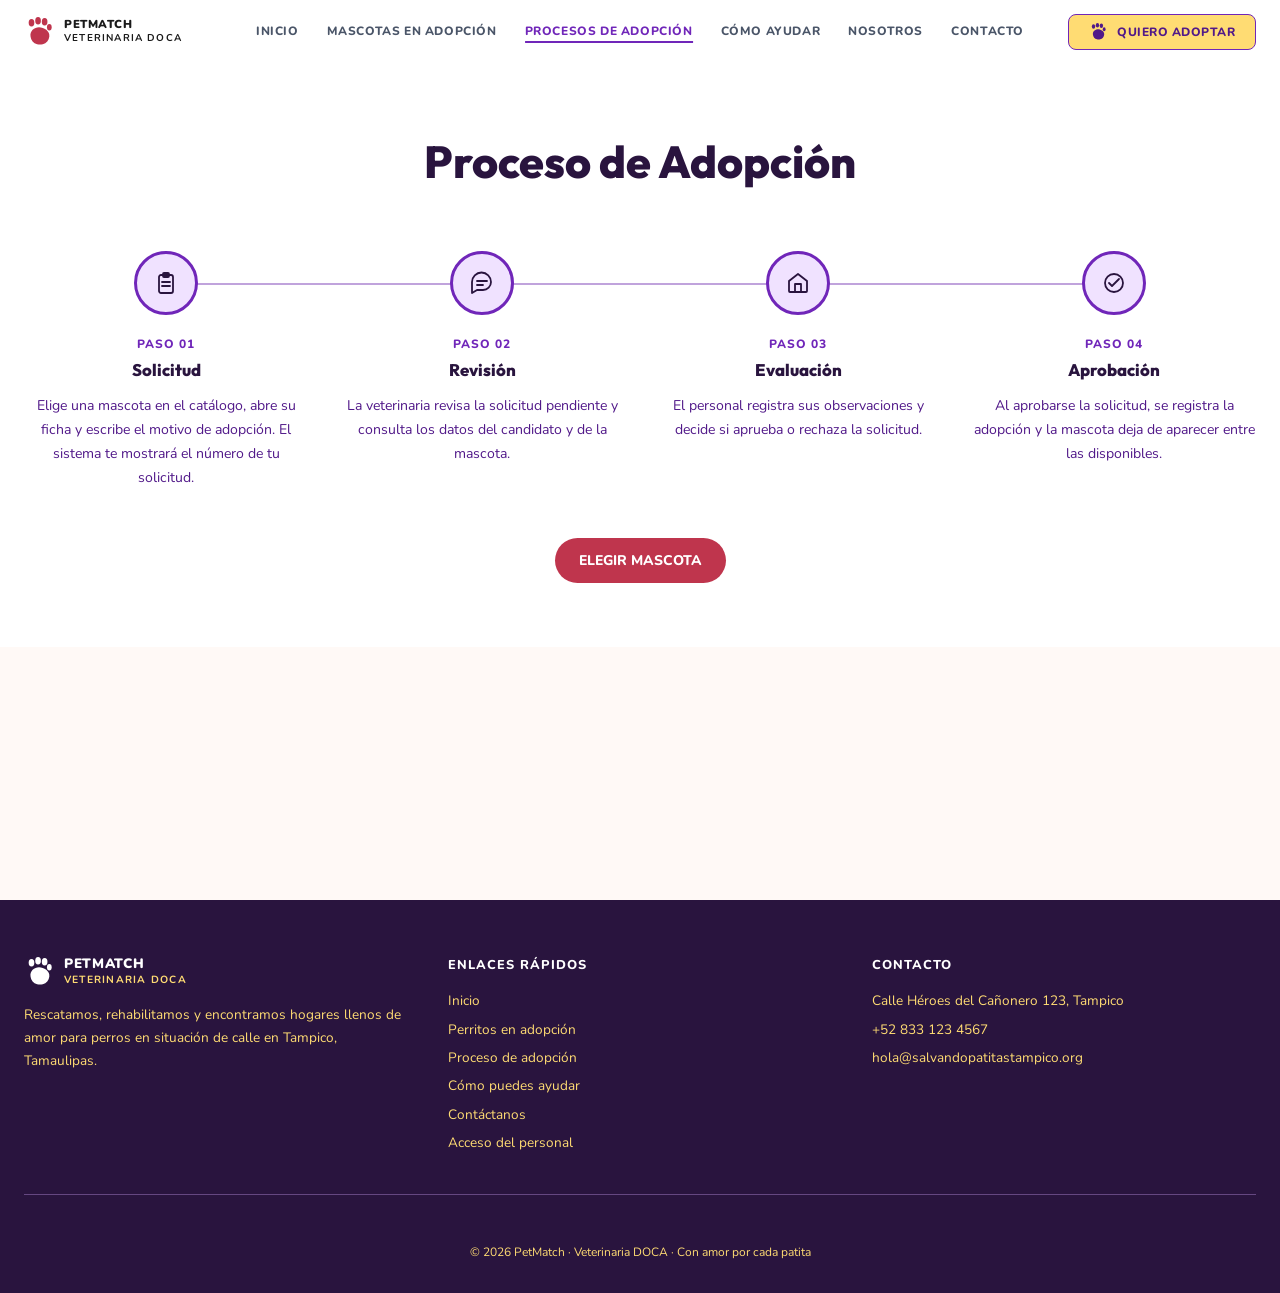
<file: proceso.html>
<!doctype html>
<html lang="es">
<head>
  <meta charset="UTF-8">
  <meta name="viewport" content="width=device-width, initial-scale=1">
  <title>Proceso de Adopción | PetMatch · Veterinaria DOCA</title>
  <link rel="stylesheet" href="./src/index.css">
</head>
<body>
  <a class="skip-link" href="#contenido">Saltar al contenido</a>
  <header class="site-header">
      <div class="container header-inner">
        <a class="brand" href="index.html" aria-label="PetMatch · Veterinaria DOCA, inicio"><svg class="icon" viewBox="0 0 64 64" fill="currentColor" aria-hidden="true"><ellipse cx="16" cy="12" rx="6" ry="8"></ellipse><ellipse cx="30" cy="8" rx="6" ry="8"></ellipse><ellipse cx="44" cy="10" rx="6" ry="8"></ellipse><ellipse cx="54" cy="22" rx="5" ry="7"></ellipse><path d="M32 22c-10 0-20 8-18 20 1 8 6 14 14 16 4 1 8 1 12 0 8-2 13-8 14-16 2-12-12-20-22-20z"></path></svg><span><span class="brand-name">PETMATCH</span><span class="brand-location">VETERINARIA DOCA</span></span></a>
        <nav class="desktop-nav" aria-label="Navegación principal"><a href="index.html">INICIO</a>
<a href="adopcion.html">MASCOTAS EN ADOPCIÓN</a>
<a href="proceso.html" aria-current="page">PROCESOS DE ADOPCIÓN</a>
<a href="ayudar.html">CÓMO AYUDAR</a>
<a href="index.html">NOSOTROS</a>
<a href="contacto.html">CONTACTO</a></nav>
        <div class="header-actions">
          <a class="button button-outline header-cta" href="adopcion.html"><svg class="icon" viewBox="0 0 64 64" fill="currentColor" aria-hidden="true"><ellipse cx="16" cy="12" rx="6" ry="8"></ellipse><ellipse cx="30" cy="8" rx="6" ry="8"></ellipse><ellipse cx="44" cy="10" rx="6" ry="8"></ellipse><ellipse cx="54" cy="22" rx="5" ry="7"></ellipse><path d="M32 22c-10 0-20 8-18 20 1 8 6 14 14 16 4 1 8 1 12 0 8-2 13-8 14-16 2-12-12-20-22-20z"></path></svg>QUIERO ADOPTAR</a>

        </div>
      </div>

    <details class="delivery-menu"><summary>Menú</summary><nav id="mobile-nav" class="mobile-nav" aria-label="Navegación móvil"><a href="index.html">INICIO</a>
<a href="adopcion.html">PERRITOS EN ADOPCIÓN</a>
<a href="proceso.html" aria-current="page">PROCESOS DE ADOPCIÓN</a>
<a href="ayudar.html">CÓMO AYUDAR</a>
<a href="index.html">NOSOTROS</a>
<a href="contacto.html">CONTACTO</a><a class="button button-dark" href="adopcion.html"><svg class="icon" viewBox="0 0 64 64" fill="currentColor" aria-hidden="true"><ellipse cx="16" cy="12" rx="6" ry="8"></ellipse><ellipse cx="30" cy="8" rx="6" ry="8"></ellipse><ellipse cx="44" cy="10" rx="6" ry="8"></ellipse><ellipse cx="54" cy="22" rx="5" ry="7"></ellipse><path d="M32 22c-10 0-20 8-18 20 1 8 6 14 14 16 4 1 8 1 12 0 8-2 13-8 14-16 2-12-12-20-22-20z"></path></svg>QUIERO ADOPTAR</a></nav></details></header>
  <main id="contenido"><div id="proceso" class="page">
        <section class="section section-white" aria-labelledby="process-title"><div class="container">
          <div class="section-heading"><h1 id="process-title" tabindex="-1">Proceso de Adopción</h1></div>
          <div class="timeline"><article class="step"><div class="step-icon"><svg class="icon" viewBox="0 0 24 24" fill="none" stroke="currentColor" stroke-width="1.8" stroke-linecap="round" stroke-linejoin="round" aria-hidden="true"><rect x="5" y="4" width="14" height="18" rx="2"></rect><rect x="9" y="2" width="6" height="4" rx="1"></rect><path d="M8 11h8M8 15h8"></path></svg></div><p class="step-number">PASO 01</p><h3>Solicitud</h3><p>Elige una mascota en el catálogo, abre su ficha y escribe el motivo de adopción. El sistema te mostrará el número de tu solicitud.</p></article>
<article class="step"><div class="step-icon"><svg class="icon" viewBox="0 0 24 24" fill="none" stroke="currentColor" stroke-width="1.8" stroke-linecap="round" stroke-linejoin="round" aria-hidden="true"><path d="M21 11a8 8 0 0 1-8 8H7l-5 3V11a9 9 0 0 1 19 0z"></path><path d="M7 10h10M7 14h6"></path></svg></div><p class="step-number">PASO 02</p><h3>Revisión</h3><p>La veterinaria revisa la solicitud pendiente y consulta los datos del candidato y de la mascota.</p></article>
<article class="step"><div class="step-icon"><svg class="icon" viewBox="0 0 24 24" fill="none" stroke="currentColor" stroke-width="1.8" stroke-linecap="round" stroke-linejoin="round" aria-hidden="true"><path d="m3 10 9-7 9 7v10a1 1 0 0 1-1 1H4a1 1 0 0 1-1-1z"></path><path d="M9 21v-8h6v8"></path></svg></div><p class="step-number">PASO 03</p><h3>Evaluación</h3><p>El personal registra sus observaciones y decide si aprueba o rechaza la solicitud.</p></article>
<article class="step"><div class="step-icon"><svg class="icon" viewBox="0 0 24 24" fill="none" stroke="currentColor" stroke-width="1.8" stroke-linecap="round" stroke-linejoin="round" aria-hidden="true"><circle cx="12" cy="12" r="9"></circle><path d="m7 12 3 3 7-7"></path></svg></div><p class="step-number">PASO 04</p><h3>Aprobación</h3><p>Al aprobarse la solicitud, se registra la adopción y la mascota deja de aparecer entre las disponibles.</p></article></div>
          <div class="center-action"><a class="button button-primary" href="adopcion.html">ELEGIR MASCOTA</a></div>
        </div></section>
        
      </div></main>
  <footer class="site-footer"><div class="container"><div class="footer-grid">
      <div><a class="brand footer-brand" href="index.html" aria-label="PetMatch · Veterinaria DOCA, inicio"><svg class="icon" viewBox="0 0 64 64" fill="currentColor" aria-hidden="true"><ellipse cx="16" cy="12" rx="6" ry="8"></ellipse><ellipse cx="30" cy="8" rx="6" ry="8"></ellipse><ellipse cx="44" cy="10" rx="6" ry="8"></ellipse><ellipse cx="54" cy="22" rx="5" ry="7"></ellipse><path d="M32 22c-10 0-20 8-18 20 1 8 6 14 14 16 4 1 8 1 12 0 8-2 13-8 14-16 2-12-12-20-22-20z"></path></svg><span><span class="brand-name">PETMATCH</span><span class="brand-location">VETERINARIA DOCA</span></span></a><p class="footer-description">Rescatamos, rehabilitamos y encontramos hogares llenos de amor para perros en situación de calle en Tampico, Tamaulipas.</p></div>
      <div><h2>ENLACES RÁPIDOS</h2><nav class="footer-links" aria-label="Enlaces del pie de página"><a href="index.html">Inicio</a><a href="adopcion.html">Perritos en adopción</a><a href="proceso.html">Proceso de adopción</a><a href="ayudar.html">Cómo puedes ayudar</a><a href="contacto.html">Contáctanos</a><a href="personal.html">Acceso del personal</a></nav></div>
      <div><h2>CONTACTO</h2><div class="footer-contact"><p>Calle Héroes del Cañonero 123, Tampico</p><a href="tel:+528331234567">+52 833 123 4567</a><a href="mailto:hola@salvandopatitastampico.org">hola@salvandopatitastampico.org</a></div></div>
    </div><p class="footer-copyright"></p><p class="footer-copyright">© 2026 PetMatch · Veterinaria DOCA · Con amor por cada patita</p></div></footer>
</body>
</html>
</file>
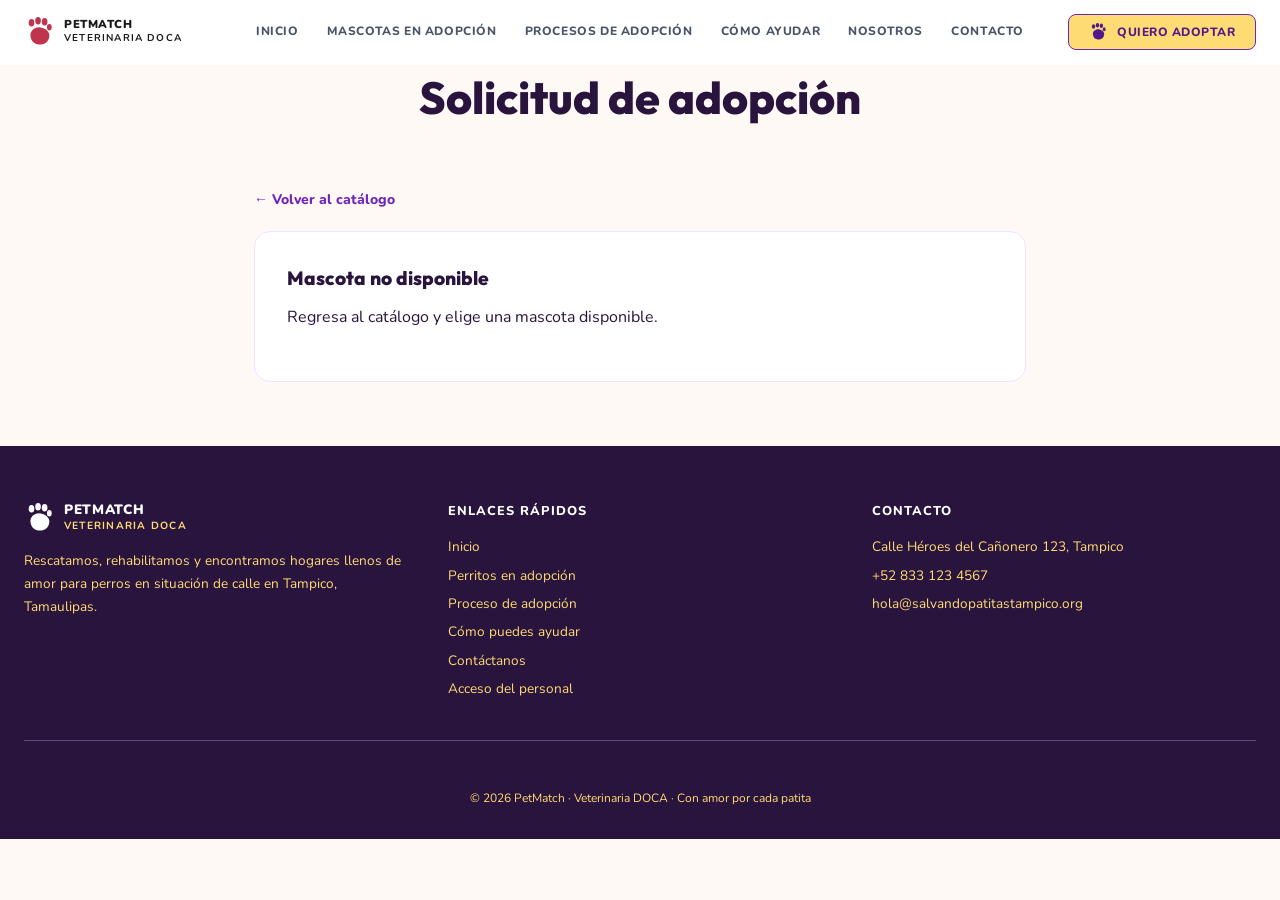
<file: solicitud.html>
<!doctype html>
<html lang="es">
<head>
  <meta charset="UTF-8">
  <meta name="viewport" content="width=device-width, initial-scale=1">
  <title>Solicitud de adopción | PetMatch</title>
  <link rel="stylesheet" href="./src/index.css">
</head>
<body>
  <a class="skip-link" href="#contenido">Saltar al contenido</a>
  <header class="site-header">
      <div class="container header-inner">
        <a class="brand" href="index.html" aria-label="PetMatch · Veterinaria DOCA, inicio"><svg class="icon" viewBox="0 0 64 64" fill="currentColor" aria-hidden="true"><ellipse cx="16" cy="12" rx="6" ry="8"></ellipse><ellipse cx="30" cy="8" rx="6" ry="8"></ellipse><ellipse cx="44" cy="10" rx="6" ry="8"></ellipse><ellipse cx="54" cy="22" rx="5" ry="7"></ellipse><path d="M32 22c-10 0-20 8-18 20 1 8 6 14 14 16 4 1 8 1 12 0 8-2 13-8 14-16 2-12-12-20-22-20z"></path></svg><span><span class="brand-name">PETMATCH</span><span class="brand-location">VETERINARIA DOCA</span></span></a>
        <nav class="desktop-nav" aria-label="Navegación principal"><a href="index.html">INICIO</a>
<a href="adopcion.html">MASCOTAS EN ADOPCIÓN</a>
<a href="proceso.html">PROCESOS DE ADOPCIÓN</a>
<a href="ayudar.html">CÓMO AYUDAR</a>
<a href="index.html">NOSOTROS</a>
<a href="contacto.html">CONTACTO</a></nav>
        <div class="header-actions">
          <a class="button button-outline header-cta" href="adopcion.html"><svg class="icon" viewBox="0 0 64 64" fill="currentColor" aria-hidden="true"><ellipse cx="16" cy="12" rx="6" ry="8"></ellipse><ellipse cx="30" cy="8" rx="6" ry="8"></ellipse><ellipse cx="44" cy="10" rx="6" ry="8"></ellipse><ellipse cx="54" cy="22" rx="5" ry="7"></ellipse><path d="M32 22c-10 0-20 8-18 20 1 8 6 14 14 16 4 1 8 1 12 0 8-2 13-8 14-16 2-12-12-20-22-20z"></path></svg>QUIERO ADOPTAR</a>

        </div>
      </div>

    <details class="delivery-menu"><summary>Menú</summary><nav id="mobile-nav" class="mobile-nav" aria-label="Navegación móvil"><a href="index.html">INICIO</a>
<a href="adopcion.html">MASCOTAS EN ADOPCIÓN</a>
<a href="proceso.html">PROCESOS DE ADOPCIÓN</a>
<a href="ayudar.html">CÓMO AYUDAR</a>
<a href="index.html">NOSOTROS</a>
<a href="contacto.html">CONTACTO</a><a class="button button-dark" href="adopcion.html"><svg class="icon" viewBox="0 0 64 64" fill="currentColor" aria-hidden="true"><ellipse cx="16" cy="12" rx="6" ry="8"></ellipse><ellipse cx="30" cy="8" rx="6" ry="8"></ellipse><ellipse cx="44" cy="10" rx="6" ry="8"></ellipse><ellipse cx="54" cy="22" rx="5" ry="7"></ellipse><path d="M32 22c-10 0-20 8-18 20 1 8 6 14 14 16 4 1 8 1 12 0 8-2 13-8 14-16 2-12-12-20-22-20z"></path></svg>QUIERO ADOPTAR</a></nav></details></header>
  <main id="contenido" class="section">
    <div class="container adoption-content">
      <div class="section-heading"><h1>Solicitud de adopción</h1></div>
      <a class="text-link" href="adopcion.html">← Volver al catálogo</a>
      <section class="contact-card adoption-card">
        <h2 id="mascota-seleccionada"></h2>
        <p id="aviso-solicitud" role="status" class="adoption-status"></p>
        <form id="solicitud-form" class="form-fields" hidden>
          <p class="login-demo">Usa datos ficticios. La demostración guarda la solicitud en este navegador.</p>
          <fieldset class="candidate-fields">
            <legend>Datos personales</legend>
            <div><label for="nombre">Nombre completo</label><input id="nombre" maxlength="100" required></div>
            <div><label for="correo">Correo electrónico</label><input id="correo" type="email" maxlength="100" required></div>
            <div><label for="telefono">Teléfono</label><input id="telefono" type="tel" maxlength="20" required></div>
            <div><label for="ciudad">Ciudad</label><input id="ciudad" maxlength="100" required></div>
            <div><label for="direccion">Dirección</label><input id="direccion" maxlength="255"></div>
            <div><label for="nacimiento">Fecha de nacimiento</label><input id="nacimiento" type="date"></div>
          </fieldset>
          <fieldset class="candidate-fields">
            <legend>Información para la adopción</legend>
            <div><label for="vivienda">Tipo de vivienda</label><select id="vivienda" required><option value="">Selecciona una opción</option><option>Casa</option><option>Departamento</option></select></div>
            <div><label for="tiene-mascotas">¿Tienes o has tenido mascotas?</label><select id="tiene-mascotas" required><option value="">Selecciona una opción</option><option>Sí</option><option>No</option></select></div>
            <div><label for="experiencia">Experiencia con animales</label><input id="experiencia" maxlength="255"></div>
          </fieldset>
          <div><label for="motivo">¿Por qué quieres adoptar a esta mascota?</label>
            <textarea id="motivo" name="motivo" maxlength="500" required placeholder="Escribe un motivo de prueba"></textarea></div>
          <button type="submit" class="button button-primary">Enviar solicitud de prueba</button>
        </form>
      </section>
    </div>
  </main>
  <footer class="site-footer"><div class="container"><div class="footer-grid">
      <div><a class="brand footer-brand" href="index.html" aria-label="PetMatch · Veterinaria DOCA, inicio"><svg class="icon" viewBox="0 0 64 64" fill="currentColor" aria-hidden="true"><ellipse cx="16" cy="12" rx="6" ry="8"></ellipse><ellipse cx="30" cy="8" rx="6" ry="8"></ellipse><ellipse cx="44" cy="10" rx="6" ry="8"></ellipse><ellipse cx="54" cy="22" rx="5" ry="7"></ellipse><path d="M32 22c-10 0-20 8-18 20 1 8 6 14 14 16 4 1 8 1 12 0 8-2 13-8 14-16 2-12-12-20-22-20z"></path></svg><span><span class="brand-name">PETMATCH</span><span class="brand-location">VETERINARIA DOCA</span></span></a><p class="footer-description">Rescatamos, rehabilitamos y encontramos hogares llenos de amor para perros en situación de calle en Tampico, Tamaulipas.</p></div>
      <div><h2>ENLACES RÁPIDOS</h2><nav class="footer-links" aria-label="Enlaces del pie de página"><a href="index.html">Inicio</a><a href="adopcion.html">Perritos en adopción</a><a href="proceso.html">Proceso de adopción</a><a href="ayudar.html">Cómo puedes ayudar</a><a href="contacto.html">Contáctanos</a><a href="personal.html">Acceso del personal</a></nav></div>
      <div><h2>CONTACTO</h2><div class="footer-contact"><p>Calle Héroes del Cañonero 123, Tampico</p><a href="tel:+528331234567">+52 833 123 4567</a><a href="mailto:hola@salvandopatitastampico.org">hola@salvandopatitastampico.org</a></div></div>
    </div><p class="footer-copyright"></p><p class="footer-copyright">© 2026 PetMatch · Veterinaria DOCA · Con amor por cada patita</p></div></footer>
<script defer src="src/mascotas-demo.js"></script>
<script defer src="src/adopciones.js"></script>
</body>
</html>
</file>
<file: src/index.css>
@import url('https://fonts.googleapis.com/css2?family=Outfit:wght@400;500;600;700;800&family=Nunito:wght@400;500;600;700;800;900&display=swap');

:root {
  --coral: #bf354d;
  --coral-dark: #a02640;
  --violet: #7026b9;
  --violet-dark: #511989;
  --ink: #29143e;
  --soft: #f0e2ff;
  --border: #c0a3dc;
  --background: #fff9f6;
  --body-font: 'Nunito', sans-serif;
  --heading-font: 'Outfit', sans-serif;
}

* { box-sizing: border-box; }
html { scroll-behavior: smooth; scrollbar-width: thin; scrollbar-color: var(--border) transparent; }
body { margin: 0; font-family: var(--body-font); color: var(--ink); background: var(--background); line-height: 1.5; -webkit-font-smoothing: antialiased; }
h1, h2, h3, h4, p, blockquote { margin: 0; }
h1, h2, h3, h4 { font-family: var(--heading-font); }
a { color: inherit; text-decoration: none; }
button, input, select, textarea { font: inherit; }
button, .button { cursor: pointer; }
button { border: 0; }
img { display: block; max-width: 100%; }
svg { display: block; }
[hidden] { display: none !important; }
:focus-visible { outline: 3px solid var(--violet); outline-offset: 4px; }
.container { width: 100%; max-width: 1280px; padding: 0 24px; margin: 0 auto; }
.section { padding: 64px 0; }
.section-white { background: #fff; }
.page:not(#inicio) { padding-top: 64px; min-height: 100vh; }
.section-heading { text-align: center; margin-bottom: 56px; }
.section-heading h1 { font-weight: 800; font-size: clamp(2rem, 4vw, 2.8rem); }
.section-heading h2 { font-weight: 800; font-size: clamp(1.6rem, 3vw, 2.2rem); }
.section-heading p { color: var(--violet-dark); max-width: 576px; margin: 12px auto 0; }
.button { display: inline-flex; align-items: center; justify-content: center; gap: 10px; padding: 12px 24px; border-radius: 8px; font-size: 14px; font-weight: 800; transition: background .2s, color .2s, transform .2s, box-shadow .2s; }
.button-outline { color: var(--violet-dark); background: #fff; border: 1.5px solid var(--violet); letter-spacing: .04em; }
.button-outline:hover { background: var(--violet); color: #fff; }
.button-primary { background: var(--coral); color: #fff; border-radius: 24px; }
.button-primary:hover { background: var(--coral-dark); transform: translateY(-2px); }
.button-dark { background: var(--ink); color: #fff; border-radius: 12px; }
.button-dark:hover { background: var(--violet); }
.center-action { text-align: center; margin-top: 48px; }
.icon { width: 24px; height: 24px; flex-shrink: 0; }
.button .icon { width: 18px; height: 18px; }
.skip-link { position: fixed; top: 8px; left: 8px; z-index: 100; padding: 12px; background: #fff; transform: translateY(-150%); }
.skip-link:focus { transform: translateY(0); }

/* Shared header and navigation */
.site-header { position: fixed; top: 0; left: 0; right: 0; z-index: 50; background: #fff; border-bottom: 1px solid transparent; transition: box-shadow .2s, border-color .2s; }
.site-header.is-scrolled { border-color: var(--soft); box-shadow: 0 1px 12px rgb(0 0 0 / 4%); }
.header-inner { display: flex; align-items: center; height: 64px; }
.brand { display: inline-flex; gap: 10px; align-items: center; flex-shrink: 0; color: #1a1a1a; }
.brand .icon { width: 30px; height: 30px; }
.brand-name { display: block; font-size: .72rem; font-weight: 900; line-height: 1.15; letter-spacing: .05em; }
.brand-location { display: block; font-size: .62rem; font-weight: 700; letter-spacing: .12em; }
.desktop-nav { display: none; align-items: center; gap: 28px; position: absolute; left: 50%; transform: translateX(-50%); }
.desktop-nav a { position: relative; color: #4a5568; font-size: 12px; font-weight: 800; letter-spacing: .05em; white-space: nowrap; padding-bottom: 3px; }
.desktop-nav a:hover, .desktop-nav a[aria-current="page"] { color: #1a1a1a; }
.desktop-nav a[aria-current="page"]::after { content: ''; position: absolute; bottom: 0; left: 0; right: 0; height: 2px; background: #1a1a1a; }
.header-actions { margin-left: auto; }
.header-cta { display: none; padding: 8px 20px; font-size: 12px; background: #ffdc73; }
.menu-toggle { display: block; padding: 8px; background: transparent; color: #1a1a1a; }
.mobile-nav { padding: 16px 24px; border-top: 1px solid var(--soft); }
.mobile-nav a { display: block; padding: 8px 0; font-size: 14px; font-weight: 800; }
.mobile-nav a[aria-current="page"] { color: var(--violet); text-decoration: underline; text-underline-offset: 5px; }
.mobile-nav .button { display: inline-flex; padding: 10px 16px; margin-top: 8px; }

/* Home and animal illustration */
.hero { position: relative; overflow: hidden; background: linear-gradient(130deg, #fffaf3 62%, #ffe5a0 62%); padding-top: 64px; }
.hero-inner { position: relative; z-index: 1; display: flex; flex-direction: column; align-items: center; gap: 20px; padding-block: clamp(36px, 6vw, 84px); }
.hero-copy { flex: 1; width: 100%; }
.hero h1 { font-family: var(--body-font); font-size: clamp(3.2rem, 7.5vw, 6rem); font-weight: 900; line-height: 1.08; letter-spacing: -.02em; color: var(--violet-dark); margin-bottom: 22.4px; }
.hero-copy p { font-size: clamp(1rem, 1.8vw, 1.15rem); font-weight: 700; max-width: 420px; margin-bottom: 40px; }
.hero-buttons { display: flex; flex-wrap: wrap; gap: 12px; }
.hero-art { flex: 1; display: flex; align-items: flex-end; justify-content: center; width: 100%; max-width: 680px; align-self: flex-end; }
.hero-art img { width: 100%; max-width: 660px; height: auto; }
.feature-grid { display: grid; grid-template-columns: 1fr; gap: 32px; }
.feature-card { border: 1px solid var(--soft); border-radius: 16px; background: #fff; padding: 32px; transition: box-shadow .2s; }
.feature-card:hover { box-shadow: 0 4px 10px rgb(0 0 0 / 8%); }
.feature-card > .icon { width: 32px; height: 32px; color: var(--violet); margin-bottom: 16px; }
.feature-card h3 { font-size: 1.05rem; font-weight: 800; margin-bottom: 8px; }
.feature-card p { font-size: .88rem; line-height: 1.7; color: var(--violet-dark); }
.section-title-row { display: flex; justify-content: space-between; align-items: center; gap: 16px; margin-bottom: 40px; }
.section-title-row h2 { font-size: 1.7rem; font-weight: 800; }
.text-link { font-size: 14px; font-weight: 800; color: var(--violet); flex-shrink: 0; }
.text-link:hover { text-decoration: underline; }

/* Adoption cards and pagination */
.dog-grid { display: grid; grid-template-columns: 1fr; gap: 24px; }
.dog-card { overflow: hidden; border: 1px solid var(--soft); border-radius: 16px; background: #fff; box-shadow: 0 2px 8px rgb(0 0 0 / 4%); transition: transform .3s, box-shadow .3s; }
.dog-card:hover, .dog-card:focus-within { transform: translateY(-4px); box-shadow: 0 12px 32px rgb(112 38 185 / 12%); }
.dog-photo { width: 100%; aspect-ratio: 1; overflow: hidden; background: var(--soft); }
.dog-photo img { width: 100%; height: 100%; object-fit: cover; transition: transform .5s; }
.dog-card:hover img { transform: scale(1.05); }
.dog-details { padding: 20px; }
.dog-title { display: flex; align-items: center; justify-content: space-between; margin-bottom: 4px; gap: 8px; }
.dog-title h3 { font-size: 1.05rem; font-weight: 800; }
.dog-age { font-size: 12px; padding: 2px 8px; border-radius: 24px; font-weight: 800; background: var(--soft); color: var(--violet-dark); }
.dog-breed { font-size: 12px; font-weight: 700; color: #6935a3; margin-bottom: 4px; }
.dog-description { color: var(--violet-dark); font-size: 14px; line-height: 1.625; margin-bottom: 16px; }
.dog-cta { width: 100%; padding: 10px; border-radius: 12px; background: #f3e6ff; color: var(--violet-dark); }
.dog-card:hover .dog-cta, .dog-cta:focus-visible { background: var(--violet); color: #fff; }
.pagination { display: flex; gap: 8px; justify-content: center; margin-top: 40px; }
.pagination button, .carousel-controls button { display: inline-flex; align-items: center; justify-content: center; width: 40px; height: 40px; background: var(--soft); color: var(--violet-dark); border-radius: 50%; font-weight: 800; transition: background .2s, transform .2s; }
.pagination button[aria-current="page"] { background: var(--violet); color: #fff; }
.pagination button:hover, .carousel-controls button:hover { transform: scale(1.08); }

/* Adoption timeline and testimonials */
.timeline { position: relative; display: grid; grid-template-columns: 1fr; gap: 32px; }
.step { position: relative; text-align: center; }
.step-icon { display: flex; align-items: center; justify-content: center; width: 64px; height: 64px; margin: 0 auto 20px; background: var(--soft); border: 3px solid var(--violet); border-radius: 50%; }
.step-number { font-size: 12px; font-weight: 800; letter-spacing: .08em; color: var(--violet); margin-bottom: 4px; }
.step h3 { font-size: 1.05rem; font-weight: 800; margin-bottom: 12px; }
.step p:last-child { font-size: .88rem; color: var(--violet-dark); line-height: 1.7; }
.testimonial-container { max-width: 896px; }
.testimonial { padding: 32px; border-radius: 16px; border: 1px solid var(--soft); background: #fff; }
.testimonial-slide { display: flex; flex-direction: column; align-items: center; gap: 32px; }
.testimonial-slide img { width: 96px; height: 96px; border-radius: 50%; border: 3px solid #ffdc73; object-fit: cover; flex-shrink: 0; }
.quote-mark { font-size: 40px; line-height: 1; color: var(--border); margin-bottom: 12px; }
.testimonial blockquote { font-style: italic; font-size: 16px; line-height: 1.625; margin-bottom: 16px; }
.testimonial-name { font-weight: 800; font-size: 14px; }
.testimonial-dog { font-size: 12px; color: var(--violet); margin-top: 4px; }
.carousel-controls { display: flex; align-items: center; justify-content: center; gap: 16px; margin-top: 24px; }
.carousel-dots { display: flex; gap: 8px; }
.carousel-dots button { width: 10px; height: 10px; padding: 0; background: var(--border); }
.carousel-dots button[aria-pressed="true"] { background: var(--violet); }

/* Ways to help */
.help-grid { display: grid; grid-template-columns: 1fr; gap: 24px; margin-bottom: 64px; }
.help-card { display: flex; flex-direction: column; padding: 32px; border-radius: 16px; border: 1.5px solid var(--border); background: #f3e6ff; box-shadow: 0 2px 8px rgb(0 0 0 / 3%); transition: transform .3s, box-shadow .3s; }
.help-card:hover { transform: translateY(-6px); box-shadow: 0 16px 40px rgb(0 0 0 / 8%); }
.help-card-donation { background: #fff5f5; border-color: #fecaca; }
.help-card-foster { background: #fffbeb; border-color: #fde68a; }
.help-card > .icon { width: 48px; height: 48px; color: var(--violet); margin-bottom: 20px; }
.help-card h3 { font-size: 1.25rem; font-weight: 800; margin-bottom: 12px; }
.help-card p { flex: 1; font-size: .9rem; color: var(--violet-dark); line-height: 1.625; margin-bottom: 24px; }
.impact { background: var(--ink); color: var(--soft); padding: 40px; border-radius: 24px; text-align: center; }
.impact h2 { font-size: 1.8rem; font-weight: 800; color: #fff; margin-bottom: 12px; }
.impact > p { font-size: 14px; color: #ffdc73; margin-bottom: 40px; }
.impact-grid { display: grid; grid-template-columns: repeat(2, 1fr); gap: 24px; }
.impact-grid div { padding: 16px 0; }
.impact-grid strong { display: block; font-size: 32px; font-weight: 900; color: #ffdc73; }
.impact-grid span { display: block; font-size: .8rem; color: #ffdc73; margin-top: 4px; }

/* Contact */
.contact-grid { display: grid; grid-template-columns: 1fr; gap: 40px; }
.contact-card { padding: 32px; border-radius: 16px; background: #fff; border: 1px solid var(--soft); }
.contact-card h2 { font-size: 1.2rem; font-weight: 800; margin-bottom: 24px; }
.contact-information { margin-bottom: 24px; }
.contact-list { display: flex; flex-direction: column; gap: 16px; }
.contact-item { display: flex; gap: 16px; }
.contact-item .icon { color: var(--violet); margin-top: 2px; }
.contact-item strong { display: block; font-size: .78rem; font-weight: 800; color: var(--violet); margin-bottom: 3px; }
.contact-item p, .contact-item address { font-size: .88rem; font-style: normal; overflow-wrap: anywhere; }
.contact-map { display: block; position: relative; height: 200px; overflow: hidden; border: 1px solid var(--border); border-radius: 16px; background: var(--soft); }
.contact-map svg { width: 100%; height: 100%; }
.map-caption { position: absolute; bottom: 12px; left: 12px; right: 12px; background: rgb(255 255 255 / 95%); border-radius: 8px; padding: 8px 12px; text-align: center; font-size: 12px; font-weight: 800; }
.form-fields { display: flex; flex-direction: column; gap: 16px; }
.form-fields label { display: block; font-size: 12px; font-weight: 800; margin-bottom: 6px; color: var(--violet-dark); }
.form-fields input, .form-fields select, .form-fields textarea { width: 100%; padding: 12px 16px; border: 1.5px solid var(--border); border-radius: 12px; background: #fff; color: var(--ink); font-size: .9rem; outline: none; transition: border-color .2s, box-shadow .2s; }
.form-fields input:focus, .form-fields select:focus, .form-fields textarea:focus { border-color: var(--violet); box-shadow: 0 0 0 3px rgb(112 38 185 / 12%); }
.form-fields textarea { resize: vertical; min-height: 140px; }
.form-fields .button { width: 100%; border-radius: 12px; letter-spacing: .04em; margin-top: 8px; }
.form-note { font-size: 12px; color: var(--violet-dark); margin-top: 16px; }
.form-feedback { margin-top: 16px; padding: 16px; border-radius: 12px; background: var(--soft); }

/* Footer */
.site-footer { background: var(--ink); color: var(--soft); padding: 56px 0 32px; }
.footer-grid { display: grid; grid-template-columns: 1fr; gap: 40px; padding-bottom: 40px; border-bottom: 1px solid #654781; }
.footer-brand { color: #fff; margin-bottom: 16px; }
.footer-brand .brand-name { font-size: .85rem; }
.footer-brand .brand-location { font-size: .65rem; color: #ffdc73; }
.footer-description { font-size: .85rem; line-height: 1.7; color: #ffdc73; }
.site-footer h2 { font-family: var(--body-font); font-weight: 800; font-size: .8rem; letter-spacing: .08em; margin-bottom: 16px; color: #fff; }
.footer-links, .footer-contact { display: flex; flex-direction: column; gap: 8px; font-size: .85rem; color: #ffdc73; overflow-wrap: anywhere; }
.footer-links a:hover, .footer-contact a:hover { color: #fff; text-decoration: underline; }
.footer-copyright { padding-top: 24px; text-align: center; font-size: 12px; color: #ffdc73; }

@media (min-width: 640px) {
  .dog-grid, .timeline { grid-template-columns: repeat(2, 1fr); }
}
@media (min-width: 768px) {
  .hero-inner { padding-left: 48px; padding-right: 48px; }
  .feature-grid, .help-grid, .footer-grid { grid-template-columns: repeat(3, 1fr); }
  .impact-grid { grid-template-columns: repeat(4, 1fr); }
  .testimonial { padding: 48px; }
  .testimonial-slide { flex-direction: row; }
  .testimonial blockquote { font-size: 18px; }
}
@media (min-width: 1024px) {
  .desktop-nav, .header-cta { display: flex; }
  .menu-toggle, .mobile-nav { display: none; }
  .hero-inner { flex-direction: row; }
  .hero-copy { padding: 0; max-width: 48%; }
  .hero h1 { font-size: clamp(3.5rem, 6vw, 5.5rem); }
  .hero-art { width: auto; align-self: center; justify-content: flex-end; }
  .dog-grid { grid-template-columns: repeat(3, 1fr); }
  .dog-preview-grid { grid-template-columns: repeat(4, 1fr); gap: 20px; }
  .timeline { grid-template-columns: repeat(4, 1fr); }
  .timeline::before { content: ''; position: absolute; top: 32px; left: 12.5%; right: 12.5%; height: 2px; background: var(--border); }
  .contact-grid { grid-template-columns: repeat(2, 1fr); }
}
@media (min-width: 1024px) and (max-width: 1199px) {
  .desktop-nav { gap: 12px; }
  .desktop-nav a { font-size: 10px; letter-spacing: 0; }
  .header-cta { padding: 8px 12px; font-size: 10px; }
}
@media (max-width: 639px) {
  .hero h1 { font-size: clamp(2.8rem, 10vw, 4rem); }
  .section-title-row { align-items: flex-start; }
  .section-title-row h2 { font-size: 1.4rem; }
  .contact-card, .testimonial, .impact { padding: 24px; }
}
@media (prefers-reduced-motion: reduce) {
  html { scroll-behavior: auto; }
  *, *::before, *::after { transition: none !important; }
}

/* Native HTML navigation and testimonials work without JavaScript. */
.delivery-menu summary {
  position: absolute;
  top: 17px;
  right: 24px;
  cursor: pointer;
  font-weight: 800;
  font-size: 14px;
}
.testimonial-slide + .testimonial-slide {
  margin-top: 32px;
  padding-top: 32px;
  border-top: 1px solid var(--soft);
}
@media (min-width: 1024px) {
  .delivery-menu { display: none; }
}

/* Pantallas de adopción */
.adoption-content { max-width: 820px; }
.adoption-card { margin-top: 20px; }
.adoption-card h2 { margin-bottom: 12px; }
.adoption-card .dog-photo { max-width: 340px; border-radius: 14px; margin-bottom: 20px; }
.adoption-card > .button { margin-top: 20px; }
.adoption-status { margin: 12px 0 20px; }
.adoption-filters {
  display: grid;
  grid-template-columns: repeat(auto-fit, minmax(min(100%, 155px), 1fr));
  align-items: end;
  padding: 18px;
  margin-bottom: 16px;
  border: 1px solid var(--border);
  border-radius: 16px;
}
.adoption-stack { display: grid; gap: 16px; }
.adoption-actions { display: flex; flex-wrap: wrap; gap: 12px; }
.adoption-actions .button { width: auto; }
.adoption-card p { overflow-wrap: anywhere; }

.brand:not(.footer-brand) .icon { color: var(--coral); }
.desktop-nav a:hover, .desktop-nav a[aria-current="page"] { color: var(--violet); }
.desktop-nav a[aria-current="page"]::after { background: var(--violet); }
.adoption-filters { background: #fff; }


/* Portada y catálogo */
.hero h1 { max-width: 11ch; }
.hero h1 span { display: block; color: var(--coral); }
.hero-copy p { margin-bottom: 24px; }
.hero-buttons .button { padding: 13px 18px; border-radius: 12px; }
.feature-card { border-color: transparent; background: #f3e6ff; }
.feature-card:nth-child(2) { background: #ffe6e3; }
.feature-card:nth-child(3) { background: #fff0c0; }
.dog-card { border-radius: 22px; border-color: #eadcf3; box-shadow: 0 8px 24px rgb(41 20 62 / 8%); }
.dog-card .dog-photo { aspect-ratio: 4 / 3; }
.dog-age { background: #fff0c0; color: var(--ink); }
.dog-cta { background: var(--violet-dark); color: #fff; }
.adoption-filters { border-color: #eadcf3; box-shadow: 0 6px 22px rgb(41 20 62 / 7%); }

/* Acceso del personal */
.login-card {
  max-width: 480px;
  margin-inline: auto;
  border-top: 5px solid var(--violet);
  box-shadow: 0 12px 32px rgb(41 20 62 / 10%);
}
.login-demo {
  background: #fff0c0;
  padding: 12px 16px;
  border-radius: 12px;
  margin-bottom: 20px;
}
.login-aviso { color: var(--coral-dark); }
.login-aviso:empty { display: none; }

.candidate-fields {
  display: grid;
  grid-template-columns: repeat(auto-fit, minmax(min(100%, 210px), 1fr));
  gap: 16px;
  min-inline-size: 0;
  margin: 0;
  padding: 16px;
  border: 1px solid var(--border);
  border-radius: 12px;
}
.candidate-fields legend { padding-inline: 6px; font-weight: 800; }
</file>
